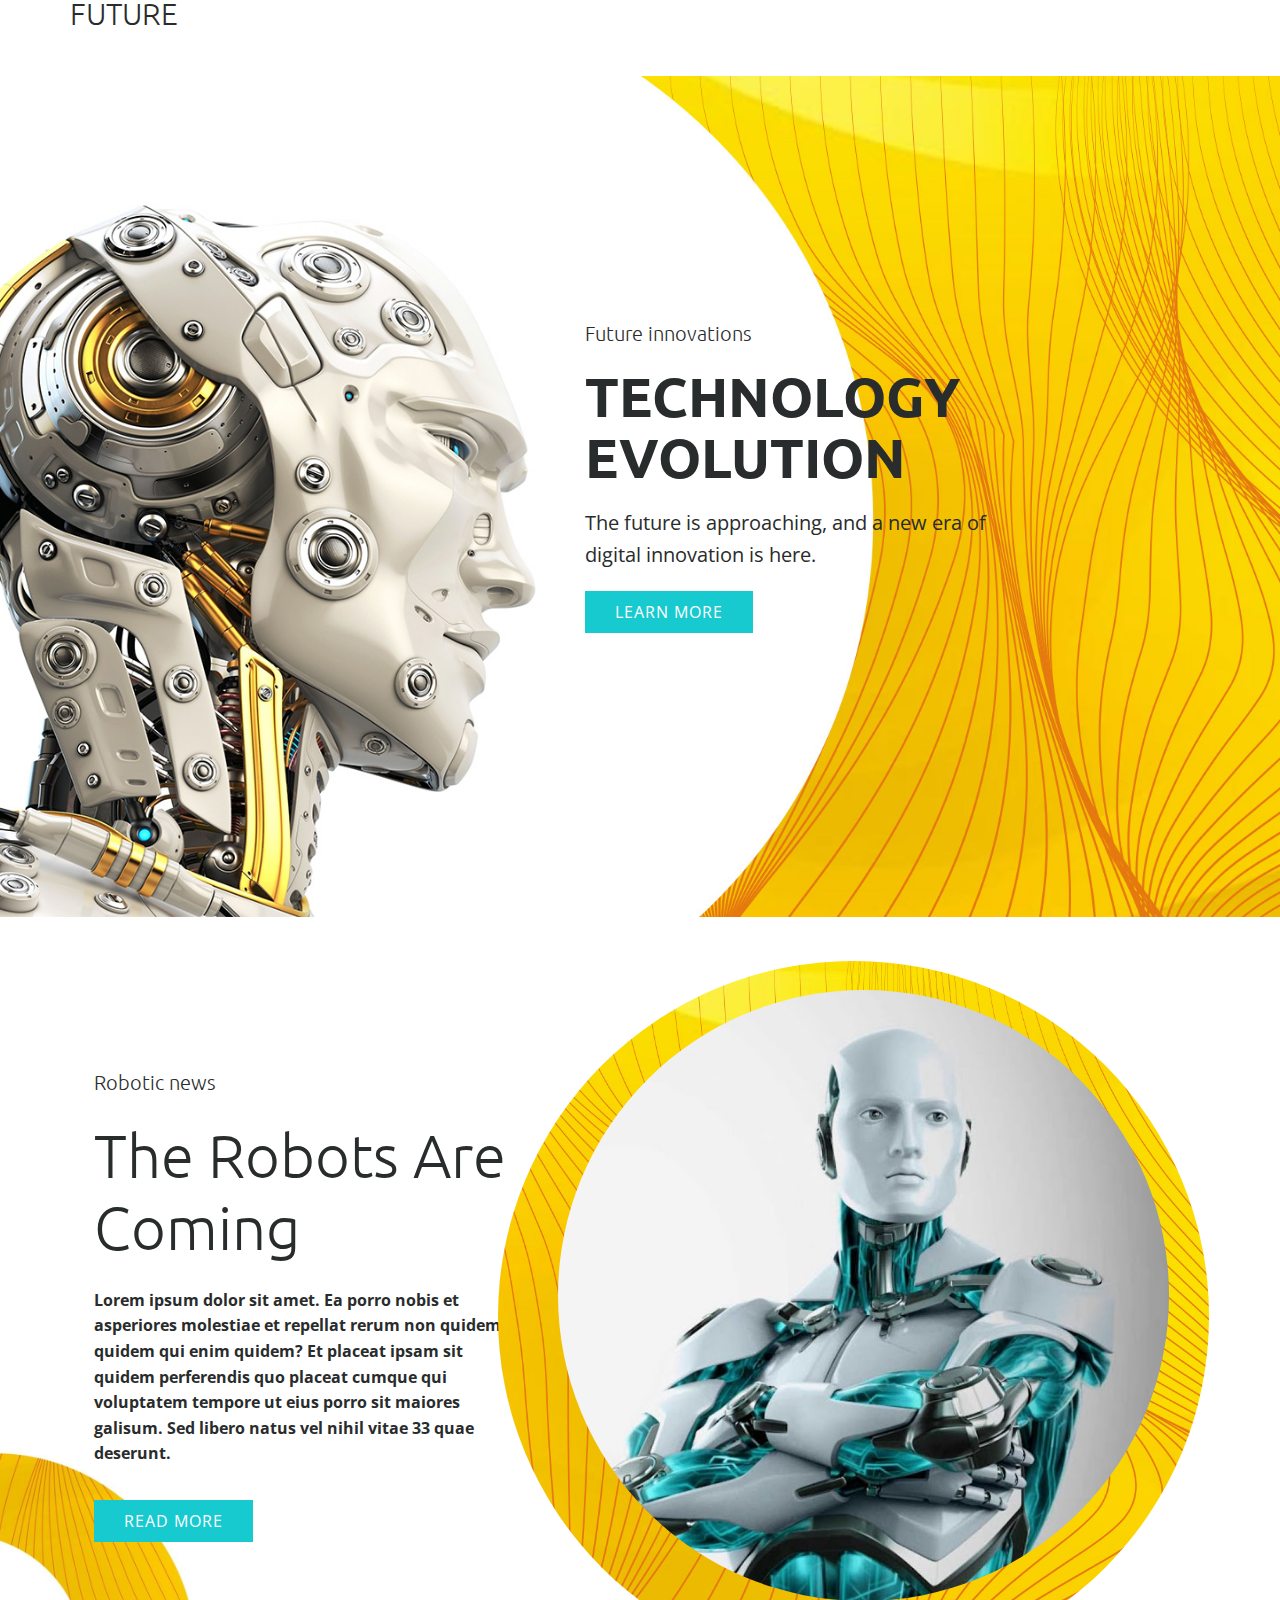
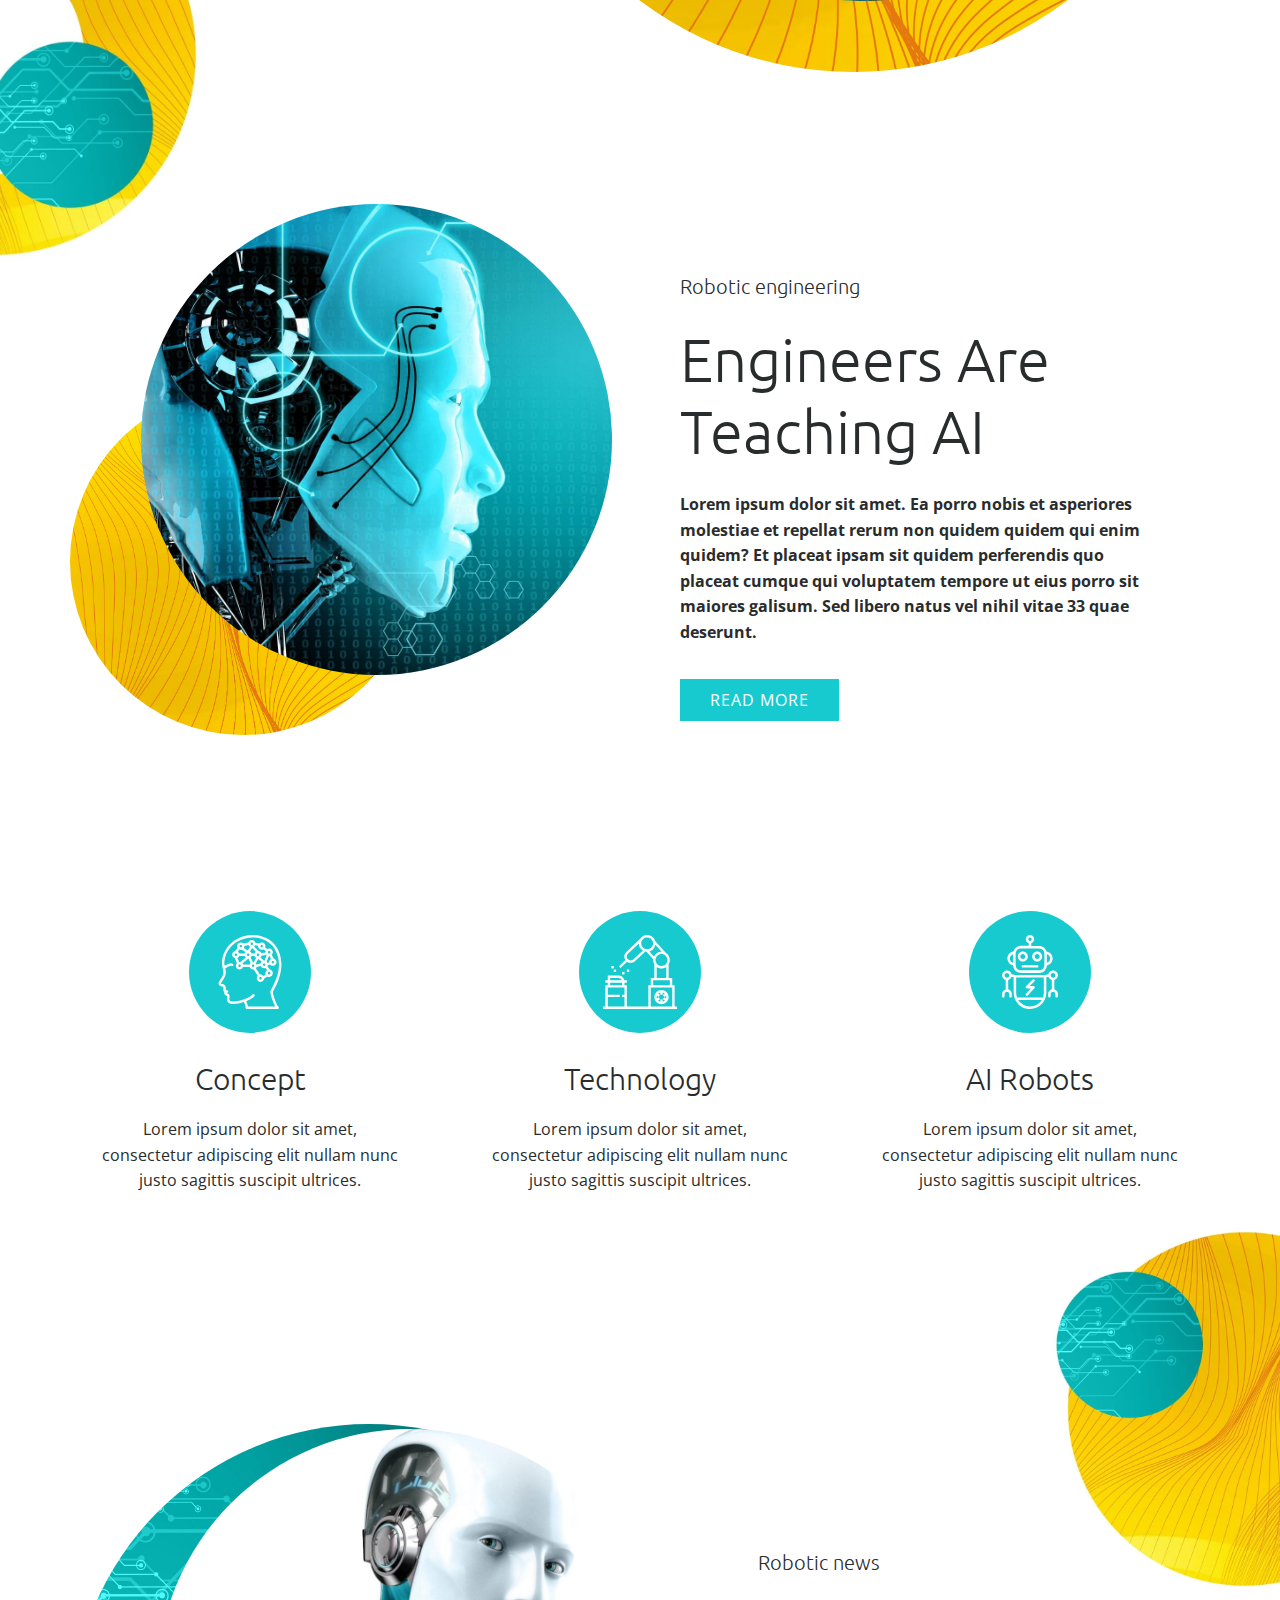
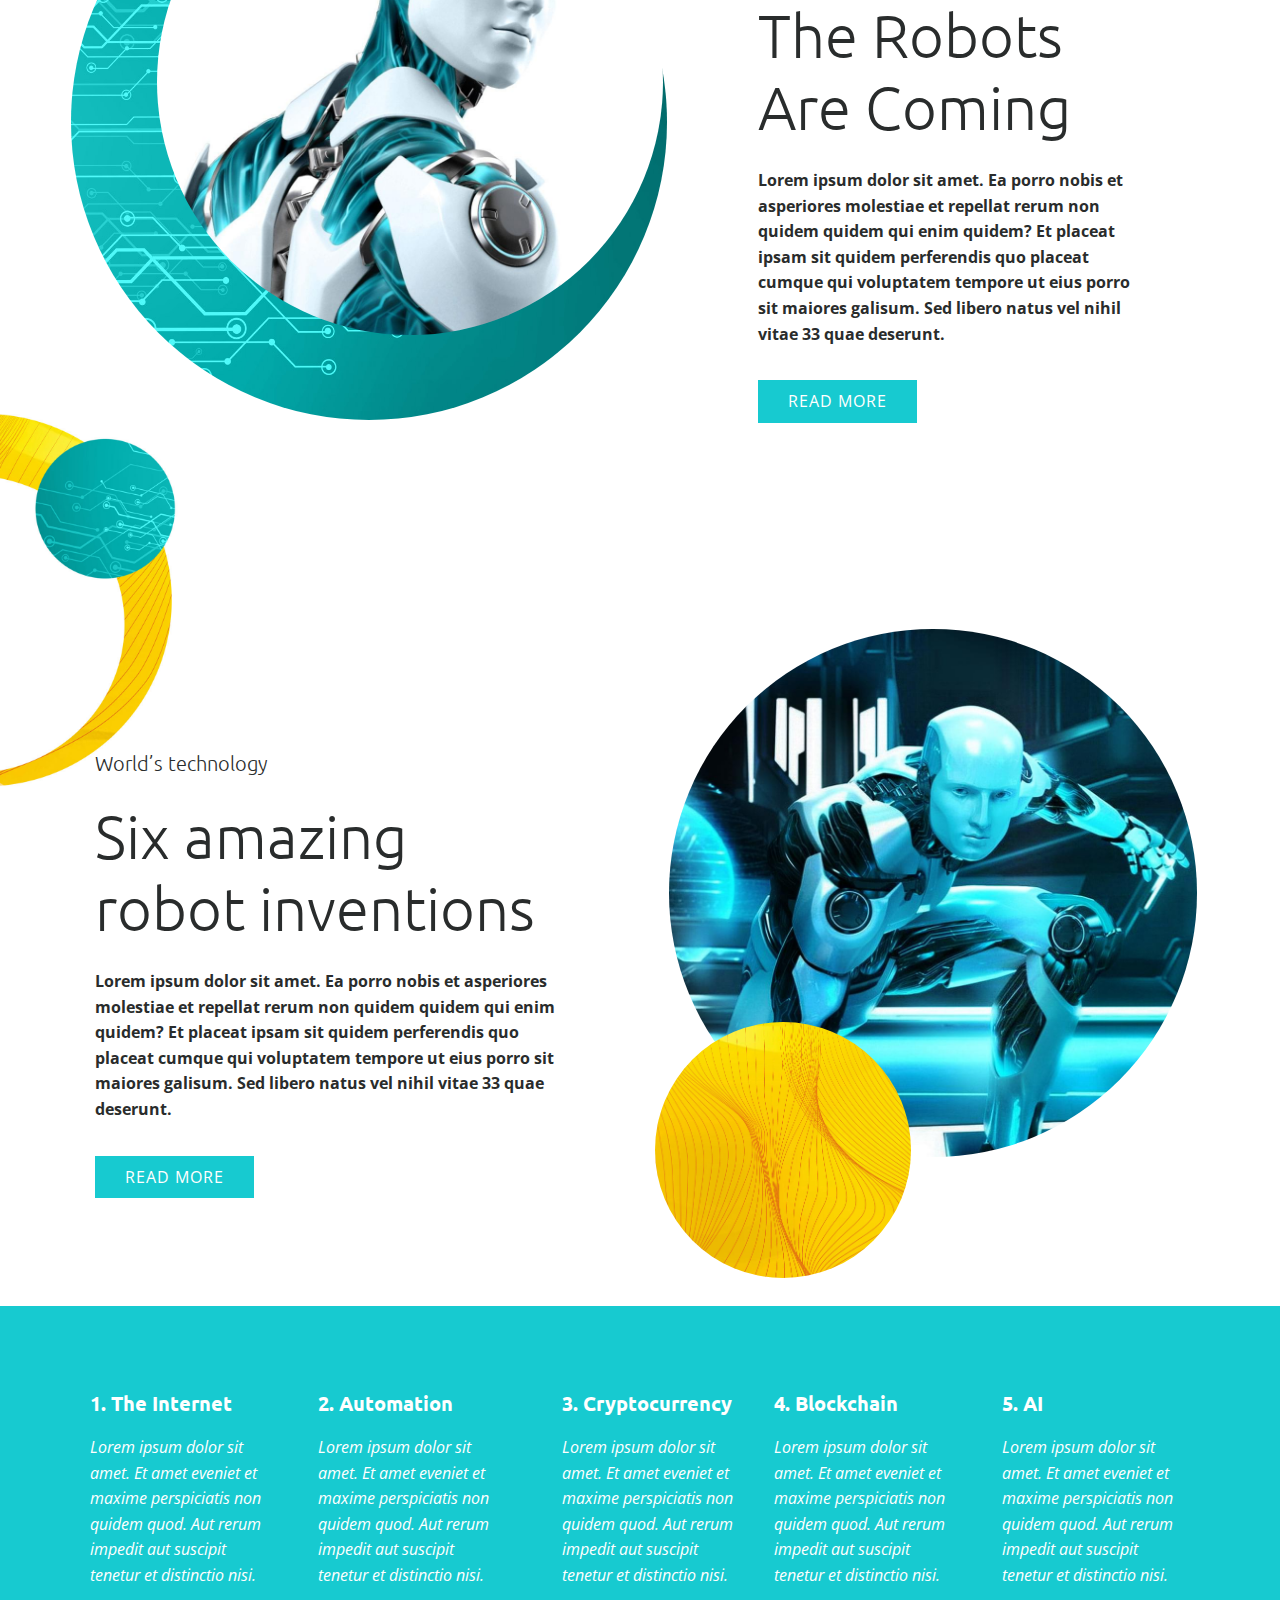
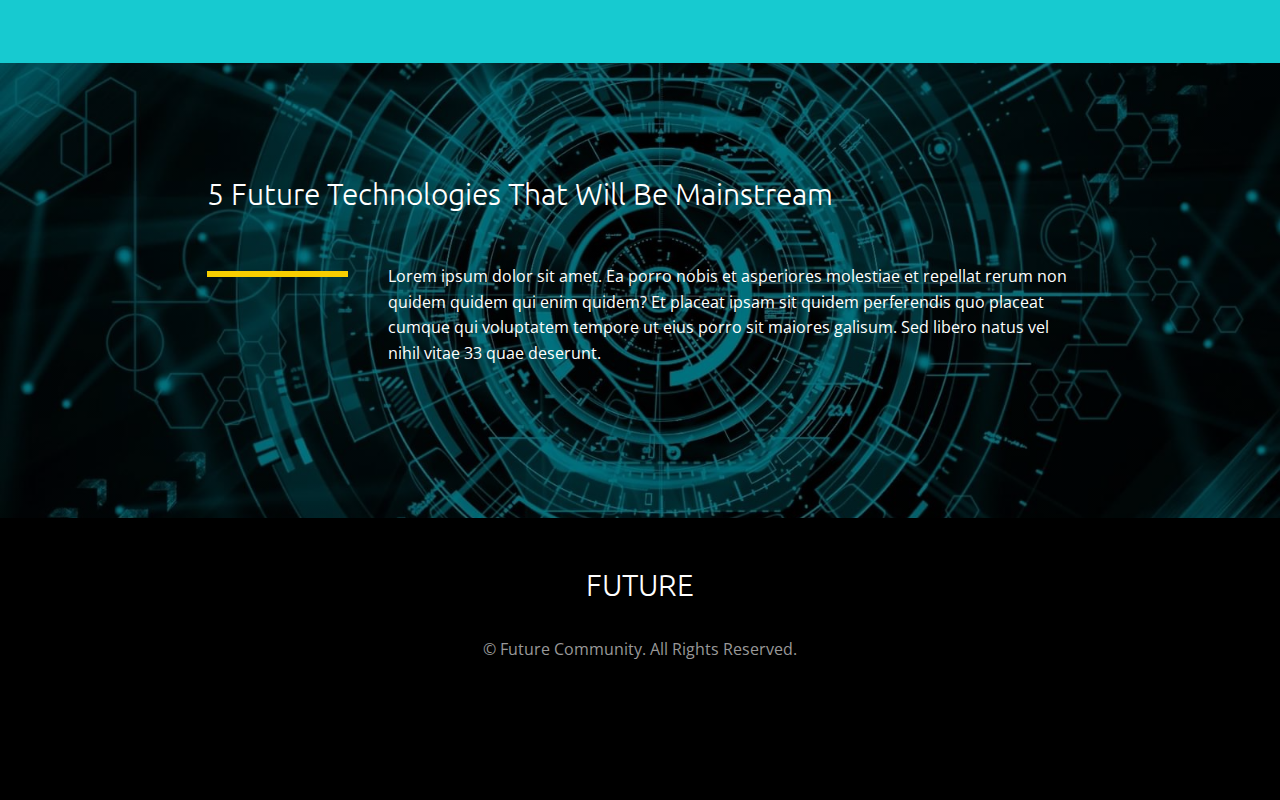
<file: index.html>
<!DOCTYPE html><html style="font-size: 16px;"><head>
    <meta name="viewport" content="width=device-width, initial-scale=1.0">
    <meta charset="utf-8">
    <meta name="keywords" content>
    <meta name="description" content>
    <meta name="page_type" content="np-template-header-footer-from-plugin">
    <title>nfernand-ssfc</title>
    <link rel="stylesheet" href="css/nicepage.css" media="screen">
    <script class="u-script" type="text/javascript" src="js/jquery-1.9.1.min.js" defer></script>
    <script class="u-script" type="text/javascript" src="js/nicepage.js" defer></script>
    <meta name="generator" content="Nicepage 3.12.2, nicepage.com">
    <link id="u-theme-google-font" rel="stylesheet" href="https://fonts.googleapis.com/css?family=Ubuntu:300,300i,400,400i,500,500i,700,700i|Open+Sans:300,300i,400,400i,600,600i,700,700i,800,800i">
    <style class="u-style">.u-section-2 {
  min-height: 841px;
}
.u-section-2 .u-layout-wrap-1 {
  margin: 0 auto 0 0;
}
.u-section-2 .u-image-1 {
  min-height: 841px;
  background-image: url("images/intror.jpg");
}
.u-section-2 .u-image-2 {
  min-height: 841px;
  background-image: url("images/introbg.jpg");
  background-position: 0% 50%;
}
.u-section-2 .u-container-layout-2 {
  margin-bottom: 0;
}
.u-section-2 .u-group-1 {
  width: 669px;
  min-height: 503px;
  margin: 169px auto 169px -95px;
}
.u-section-2 .u-container-layout-3 {
  padding: 0 0 0 40px;
}
.u-section-2 .u-text-1 {
  margin: 76px 0 0;
}
.u-section-2 .u-text-2 {
  font-size: 3.4375rem;
  font-weight: 700;
  text-transform: uppercase;
  margin: 21px 0 0;
}
.u-section-2 .u-text-3 {
  font-weight: 400;
  font-size: 1.25rem;
  margin: 20px 207px 0 0;
}
.u-section-2 .u-btn-1 {
  font-style: normal;
  background-image: none;
  text-transform: uppercase;
  margin: 20px auto 0 0;
}
@media (max-width: 1199px) {
  .u-section-2 {
    min-height: 716px;
  }
  .u-section-2 .u-layout-wrap-1 {
    margin-right: initial;
    margin-left: initial;
  }
  .u-section-2 .u-image-1 {
    min-height: 716px;
    background-position: 49.11% 50%;
  }
  .u-section-2 .u-image-2 {
    min-height: 716px;
  }
  .u-section-2 .u-container-layout-2 {
    padding-bottom: 0;
  }
  .u-section-2 .u-group-1 {
    width: 552px;
    margin-top: 0;
    margin-bottom: 0;
    margin-left: -76px;
  }
  .u-section-2 .u-container-layout-3 {
    padding-left: 38px;
  }
  .u-section-2 .u-text-2 {
    position: relative;
  }
  .u-section-2 .u-text-3 {
    position: relative;
    margin-right: 8px;
  }
  .u-section-2 .u-btn-1 {
    margin-right: 393px;
    position: relative;
  }
}
@media (max-width: 991px) {
  .u-section-2 {
    min-height: 652px;
  }
  .u-section-2 .u-image-1 {
    min-height: 652px;
    background-position: 55.65% 50%;
  }
  .u-section-2 .u-image-2 {
    min-height: 652px;
  }
  .u-section-2 .u-container-layout-2 {
    padding-bottom: 0;
  }
  .u-section-2 .u-group-1 {
    width: 423px;
    min-height: 480px;
    margin-top: 86px;
    margin-bottom: 65px;
    margin-left: -63px;
  }
  .u-section-2 .u-container-layout-3 {
    padding: 0 13px;
  }
  .u-section-2 .u-text-1 {
    margin-top: 50px;
  }
  .u-section-2 .u-text-3 {
    margin-right: 0;
  }
  .u-section-2 .u-btn-1 {
    margin-right: 301px;
    margin-bottom: 50px;
  }
}
@media (max-width: 767px) {
  .u-section-2 {
    min-height: 624px;
  }
  .u-section-2 .u-image-1 {
    min-height: 554px;
    background-position: 0% 50%;
  }
  .u-section-2 .u-image-2 {
    min-height: 570px;
    background-position: 100% 50%;
  }
  .u-section-2 .u-group-1 {
    width: 540px;
    min-height: 388px;
    margin-top: 64px;
    margin-left: auto;
    margin-bottom: 0;
  }
  .u-section-2 .u-container-layout-3 {
    padding-left: 9px;
    padding-right: 77px;
  }
  .u-section-2 .u-text-1 {
    margin-top: 0;
  }
  .u-section-2 .u-text-3 {
    font-weight: 700;
  }
  .u-section-2 .u-btn-1 {
    margin-right: 226px;
    margin-bottom: 0;
  }
}
@media (max-width: 575px) {
  .u-section-2 {
    min-height: 932px;
  }
  .u-section-2 .u-layout-wrap-1 {
    margin-top: 75px;
    margin-right: initial;
    margin-left: initial;
  }
  .u-section-2 .u-image-1 {
    min-height: 443px;
  }
  .u-section-2 .u-image-2 {
    min-height: 414px;
  }
  .u-section-2 .u-group-1 {
    width: 333px;
    min-height: 414px;
    margin-top: 0;
  }
  .u-section-2 .u-container-layout-3 {
    padding-left: 6px;
    padding-right: 6px;
  }
  .u-section-2 .u-text-3 {
    font-size: 1.125rem;
  }
  .u-section-2 .u-btn-1 {
    margin-right: auto;
  }
}</style>
    <style class="u-style">.u-section-3 {
  min-height: 974px;
}
.u-section-3 .u-image-1 {
  width: 257px;
  height: 471px;
  object-position: 100% 50%;
  background-position: 100% 50%;
  margin: 503px auto 0 0;
}
.u-section-3 .u-layout-wrap-1 {
  width: 1140px;
  margin: -888px auto 95px calc(((100% - 1140px) / 2) + -1px);
}
.u-section-3 .u-layout-cell-1 {
  min-height: 636px;
  background-image: none;
}
.u-section-3 .u-container-layout-1 {
  padding-left: 25px;
  padding-right: 68px;
}
.u-section-3 .u-text-1 {
  margin: 60px 0 0;
}
.u-section-3 .u-text-2 {
  font-size: 3.75rem;
  margin: 25px 0 0;
}
.u-section-3 .u-text-3 {
  font-weight: 700;
  margin: 25px 0 0;
}
.u-section-3 .u-btn-1 {
  background-image: none;
  font-style: normal;
  text-transform: uppercase;
  margin: 33px auto 60px 0;
}
.u-section-3 .u-layout-cell-2 {
  min-height: 636px;
  background-image: none;
}
.u-section-3 .u-image-2 {
  width: 711px;
  height: 711px;
  background-image: url("images/cellbg2.jpg");
  background-position: 50% 50%;
  margin: -42px auto 0 -117px;
}
.u-section-3 .u-image-3 {
  width: 611px;
  height: 611px;
  background-image: url("images/robot2.jpg");
  background-position: 50% 50%;
  margin: -682px auto 8px -57px;
}
@media (max-width: 1199px) {
  .u-section-3 {
    min-height: 862px;
  }
  .u-section-3 .u-image-1 {
    width: 212px;
    object-position: 50% 50%;
    background-position: 50% 50%;
    margin-top: 425px;
  }
  .u-section-3 .u-layout-wrap-1 {
    width: 940px;
    margin-top: -810px;
    margin-bottom: 81px;
    margin-left: calc(((100% - 1140px) / 2) + 99px);
  }
  .u-section-3 .u-layout-cell-1 {
    min-height: 524px;
  }
  .u-section-3 .u-container-layout-1 {
    padding-left: 20px;
    padding-right: 56px;
  }
  .u-section-3 .u-text-1 {
    position: relative;
    margin-top: 96px;
  }
  .u-section-3 .u-layout-cell-2 {
    min-height: 524px;
  }
  .u-section-3 .u-image-2 {
    width: 575px;
    height: 575px;
    margin-top: 19px;
    margin-left: -88px;
  }
  .u-section-3 .u-image-3 {
    width: 504px;
    height: 504px;
    margin-top: -558px;
    margin-bottom: 66px;
    margin-left: -50px;
  }
}
@media (max-width: 991px) {
  .u-section-3 {
    min-height: 739px;
  }
  .u-section-3 .u-image-1 {
    width: 251px;
    margin-top: 445px;
  }
  .u-section-3 .u-layout-wrap-1 {
    margin-top: -830px;
    margin-bottom: 60px;
    margin-right: initial;
    margin-left: initial;
    width: auto;
  }
  .u-section-3 .u-layout-cell-1 {
    min-height: 100px;
  }
  .u-section-3 .u-container-layout-1 {
    padding-left: 0;
    padding-right: 0;
  }
  .u-section-3 .u-text-1 {
    margin-top: 75px;
  }
  .u-section-3 .u-text-2 {
    font-size: 3rem;
  }
  .u-section-3 .u-btn-1 {
    margin-bottom: 0;
  }
  .u-section-3 .u-layout-cell-2 {
    z-index: 2;
    min-height: 401px;
  }
  .u-section-3 .u-image-2 {
    width: 405px;
    height: 405px;
    margin-top: 74px;
    margin-left: -35px;
  }
  .u-section-3 .u-image-3 {
    width: 350px;
    height: 350px;
    margin-top: -405px;
    margin-bottom: 181px;
    margin-left: 0;
  }
}
@media (max-width: 767px) {
  .u-section-3 {
    min-height: 1002px;
  }
  .u-section-3 .u-image-1 {
    width: 268px;
    margin-top: 975px;
  }
  .u-section-3 .u-layout-wrap-1 {
    margin-top: -1360px;
    width: auto;
    margin-right: initial;
    margin-left: initial;
  }
  .u-section-3 .u-layout-cell-1 {
    z-index: 0;
  }
  .u-section-3 .u-container-layout-1 {
    padding-left: 12px;
    padding-right: 32px;
  }
  .u-section-3 .u-text-1 {
    margin-top: 55px;
  }
  .u-section-3 .u-text-2 {
    font-size: 3.75rem;
  }
  .u-section-3 .u-btn-1 {
    margin-bottom: 55px;
  }
  .u-section-3 .u-layout-cell-2 {
    min-height: 564px;
  }
  .u-section-3 .u-image-2 {
    width: 517px;
    height: 517px;
    margin-top: -30px;
    margin-left: 6px;
  }
  .u-section-3 .u-image-3 {
    width: 451px;
    height: 451px;
    margin-top: -487px;
    margin-left: auto;
    margin-bottom: 36px;
  }
}
@media (max-width: 575px) {
  .u-section-3 {
    min-height: 793px;
  }
  .u-section-3 .u-image-1 {
    width: 143px;
    height: 309px;
    object-position: 90.23% 50%;
    background-position: 90.23% 50%;
    margin-top: 890px;
  }
  .u-section-3 .u-layout-wrap-1 {
    margin-top: -1199px;
    width: auto;
    margin-right: initial;
    margin-left: initial;
  }
  .u-section-3 .u-layout-cell-1 {
    z-index: auto;
  }
  .u-section-3 .u-container-layout-1 {
    padding-left: 7px;
    padding-right: 20px;
  }
  .u-section-3 .u-text-1 {
    margin-top: 60px;
  }
  .u-section-3 .u-text-2 {
    font-size: 3rem;
  }
  .u-section-3 .u-btn-1 {
    margin-bottom: 60px;
  }
  .u-section-3 .u-layout-cell-2 {
    min-height: 355px;
  }
  .u-section-3 .u-image-2 {
    height: 340px;
    margin-top: 57px;
    margin-right: initial;
    margin-left: initial;
    width: auto;
  }
  .u-section-3 .u-image-3 {
    width: 297px;
    height: 297px;
    margin-top: -324px;
    margin-right: 10px;
    margin-bottom: 50px;
  }
}</style>
    <style class="u-style">.u-section-4 .u-sheet-1 {
  min-height: 661px;
}
.u-section-4 .u-layout-wrap-1 {
  margin: -105px auto 4px 0;
}
.u-section-4 .u-layout-cell-1 {
  min-height: 653px;
}
.u-section-4 .u-image-1 {
  width: 347px;
  height: 347px;
  background-image: url("images/cellbg2.jpg");
  background-position: 50% 50%;
  margin: 67px auto 0 0;
}
.u-section-4 .u-image-2 {
  width: 471px;
  height: 471px;
  background-image: url("images/34.jpg");
  background-position: 50% 50%;
  margin: -531px 13px 0 auto;
}
.u-section-4 .u-layout-cell-2 {
  background-image: none;
  min-height: 653px;
}
.u-section-4 .u-container-layout-2 {
  padding-left: 25px;
  padding-right: 63px;
}
.u-section-4 .u-text-1 {
  margin: 60px 0 0;
}
.u-section-4 .u-text-2 {
  font-size: 3.75rem;
  margin: 25px 0 0;
}
.u-section-4 .u-text-3 {
  font-weight: 700;
  margin: 25px 0 0;
}
.u-section-4 .u-btn-1 {
  background-image: none;
  font-style: normal;
  text-transform: uppercase;
  margin: 33px auto 60px 0;
}
@media (max-width: 1199px) {
  .u-section-4 .u-sheet-1 {
    min-height: 603px;
  }
  .u-section-4 .u-layout-wrap-1 {
    margin-bottom: 20px;
    margin-right: initial;
    margin-left: initial;
  }
  .u-section-4 .u-layout-cell-1 {
    background-position: 50% 50%;
  }
  .u-section-4 .u-image-1 {
    width: 268px;
    height: 268px;
    margin-top: 241px;
  }
  .u-section-4 .u-image-2 {
    width: 411px;
    height: 411px;
    margin-top: -503px;
    margin-right: 11px;
    margin-bottom: 207px;
  }
  .u-section-4 .u-container-layout-2 {
    padding-left: 20px;
    padding-right: 52px;
  }
  .u-section-4 .u-text-1 {
    position: relative;
    margin-top: 96px;
  }
}
@media (max-width: 991px) {
  .u-section-4 .u-sheet-1 {
    min-height: 626px;
  }
  .u-section-4 .u-layout-wrap-1 {
    margin-bottom: 178px;
    margin-right: initial;
    margin-left: initial;
  }
  .u-section-4 .u-layout-cell-1 {
    min-height: 583px;
  }
  .u-section-4 .u-image-1 {
    width: 219px;
    height: 219px;
    margin-top: 217px;
  }
  .u-section-4 .u-image-2 {
    width: 305px;
    height: 305px;
    margin-top: -387px;
    margin-right: 0;
    margin-bottom: 200px;
  }
  .u-section-4 .u-layout-cell-2 {
    min-height: 583px;
  }
  .u-section-4 .u-container-layout-2 {
    padding-left: 16px;
    padding-right: 0;
  }
  .u-section-4 .u-text-1 {
    margin-top: 65px;
  }
  .u-section-4 .u-text-2 {
    font-size: 3rem;
  }
  .u-section-4 .u-btn-1 {
    margin-bottom: 0;
  }
}
@media (max-width: 767px) {
  .u-section-4 .u-sheet-1 {
    min-height: 1071px;
  }
  .u-section-4 .u-layout-wrap-1 {
    margin-top: 0;
    margin-bottom: -111px;
    margin-right: initial;
    margin-left: initial;
  }
  .u-section-4 .u-layout-cell-1 {
    min-height: 411px;
  }
  .u-section-4 .u-image-1 {
    width: 285px;
    height: 285px;
    margin-top: 73px;
  }
  .u-section-4 .u-image-2 {
    width: 449px;
    height: 449px;
    margin-top: -547px;
    margin-bottom: 122px;
  }
  .u-section-4 .u-layout-cell-2 {
    min-height: 601px;
  }
  .u-section-4 .u-container-layout-2 {
    padding-left: 12px;
    padding-right: 30px;
  }
  .u-section-4 .u-text-1 {
    margin-top: 22px;
  }
  .u-section-4 .u-text-2 {
    font-size: 3.75rem;
  }
  .u-section-4 .u-btn-1 {
    margin-bottom: 60px;
  }
}
@media (max-width: 575px) {
  .u-section-4 .u-sheet-1 {
    min-height: 982px;
  }
  .u-section-4 .u-layout-wrap-1 {
    margin-top: 45px;
    margin-bottom: -150px;
    margin-right: initial;
    margin-left: initial;
  }
  .u-section-4 .u-layout-cell-1 {
    min-height: 269px;
    background-position: 37.5% 50%;
  }
  .u-section-4 .u-image-1 {
    width: 172px;
    height: 172px;
    margin-top: 9px;
  }
  .u-section-4 .u-image-2 {
    width: 278px;
    height: 278px;
    margin-top: -324px;
    margin-right: 4px;
    margin-bottom: 105px;
  }
  .u-section-4 .u-layout-cell-2 {
    min-height: 653px;
  }
  .u-section-4 .u-container-layout-2 {
    padding-left: 7px;
    padding-right: 19px;
  }
  .u-section-4 .u-text-1 {
    margin-top: 96px;
  }
  .u-section-4 .u-text-2 {
    font-size: 3rem;
  }
}</style>
    <style class="u-style">.u-section-5 {
  min-height: 662px;
}
.u-section-5 .u-image-1 {
  width: 240px;
  height: 386px;
  object-position: 50% 0%;
  background-position: 50% 0%;
  margin: 264px 0 0 auto;
}
.u-section-5 .u-layout-wrap-1 {
  width: 1140px;
  margin: -691px auto 0;
}
.u-section-5 .u-layout-cell-1 {
  min-height: 362px;
  background-image: none;
}
.u-section-5 .u-container-layout-1 {
  padding-left: 30px;
  padding-right: 30px;
}
.u-section-5 .u-icon-1 {
  height: 122px;
  width: 122px;
  background-image: none;
  margin: 0 auto;
}
.u-section-5 .u-text-1 {
  margin: 28px 0 0;
}
.u-section-5 .u-text-2 {
  margin: 20px 0 35px;
}
.u-section-5 .u-layout-cell-2 {
  min-height: 362px;
  background-image: none;
}
.u-section-5 .u-container-layout-2 {
  padding-left: 30px;
  padding-right: 30px;
}
.u-section-5 .u-icon-2 {
  height: 122px;
  width: 122px;
  background-image: none;
  margin: 0 auto;
}
.u-section-5 .u-text-3 {
  margin: 28px 0 0;
}
.u-section-5 .u-text-4 {
  margin: 20px 0 35px;
}
.u-section-5 .u-layout-cell-3 {
  min-height: 362px;
  background-image: none;
}
.u-section-5 .u-container-layout-3 {
  padding-left: 30px;
  padding-right: 30px;
}
.u-section-5 .u-icon-3 {
  height: 122px;
  width: 122px;
  background-image: none;
  margin: 0 auto 0 89px;
}
.u-section-5 .u-text-5 {
  margin: 28px 0 0;
}
.u-section-5 .u-text-6 {
  margin: 20px 0 0;
}
@media (max-width: 1199px) {
  .u-section-5 {
    min-height: 598px;
  }
  .u-section-5 .u-image-1 {
    width: 264px;
    height: 458px;
    object-position: 0% 14.86%;
    background-position: 0% 14.86%;
  }
  .u-section-5 .u-layout-wrap-1 {
    width: 940px;
    margin-top: -763px;
    margin-bottom: 60px;
    margin-left: calc(((100% - 1140px) / 2) + 100px);
  }
  .u-section-5 .u-layout-cell-1 {
    min-height: 298px;
  }
  .u-section-5 .u-container-layout-1 {
    padding-left: 25px;
    padding-right: 25px;
  }
  .u-section-5 .u-layout-cell-2 {
    min-height: 298px;
  }
  .u-section-5 .u-container-layout-2 {
    padding-left: 25px;
    padding-right: 25px;
  }
  .u-section-5 .u-layout-cell-3 {
    min-height: 298px;
  }
  .u-section-5 .u-container-layout-3 {
    padding-left: 25px;
    padding-right: 25px;
  }
  .u-section-5 .u-icon-3 {
    margin-left: 73px;
  }
}
@media (max-width: 991px) {
  .u-section-5 {
    min-height: 400px;
  }
  .u-section-5 .u-image-1 {
    width: 240px;
    height: 386px;
    object-position: 50% 0%;
    background-position: 50% 0%;
  }
  .u-section-5 .u-layout-wrap-1 {
    width: 720px;
    margin-top: -741px;
    margin-bottom: 387px;
    margin-left: calc(((100% - 1140px) / 2) + 210px);
  }
  .u-section-5 .u-layout-cell-1 {
    min-height: 100px;
  }
  .u-section-5 .u-container-layout-1 {
    padding-left: 19px;
    padding-right: 19px;
  }
  .u-section-5 .u-layout-cell-2 {
    min-height: 100px;
  }
  .u-section-5 .u-container-layout-2 {
    padding-left: 19px;
    padding-right: 19px;
  }
  .u-section-5 .u-layout-cell-3 {
    min-height: 100px;
  }
  .u-section-5 .u-container-layout-3 {
    padding-left: 19px;
    padding-right: 19px;
  }
  .u-section-5 .u-icon-3 {
    margin-left: 56px;
  }
}
@media (max-width: 767px) {
  .u-section-5 {
    min-height: 500px;
  }
  .u-section-5 .u-image-1 {
    width: 246px;
    height: 418px;
    object-position: 0% 0%;
    background-position: 0% 0%;
    margin-top: 1049px;
  }
  .u-section-5 .u-layout-wrap-1 {
    width: 540px;
    margin-top: -1467px;
    margin-bottom: -41px;
    margin-left: calc(((100% - 1140px) / 2) + 300px);
  }
  .u-section-5 .u-container-layout-1 {
    padding-left: 14px;
    padding-right: 14px;
  }
  .u-section-5 .u-container-layout-2 {
    padding-left: 14px;
    padding-right: 14px;
  }
  .u-section-5 .u-container-layout-3 {
    padding-left: 0;
    padding-right: 0;
  }
  .u-section-5 .u-icon-3 {
    margin-top: 18px;
    margin-left: auto;
  }
  .u-section-5 .u-text-5 {
    margin-left: 14px;
    margin-right: 14px;
  }
  .u-section-5 .u-text-6 {
    margin-left: 14px;
    margin-right: 14px;
    margin-bottom: 18px;
  }
}
@media (max-width: 575px) {
  .u-section-5 .u-image-1 {
    width: 195px;
    height: 314px;
    margin-top: 1199px;
  }
  .u-section-5 .u-layout-wrap-1 {
    width: 340px;
    margin-top: -1438px;
    margin-bottom: -61px;
    margin-left: calc(((100% - 1140px) / 2) + 400px);
  }
  .u-section-5 .u-container-layout-1 {
    padding-left: 9px;
    padding-right: 9px;
  }
  .u-section-5 .u-icon-1 {
    margin-top: 18px;
  }
  .u-section-5 .u-text-2 {
    margin-bottom: 18px;
  }
  .u-section-5 .u-container-layout-2 {
    padding-left: 9px;
    padding-right: 9px;
  }
  .u-section-5 .u-icon-2 {
    margin-top: 18px;
  }
  .u-section-5 .u-text-4 {
    margin-bottom: 18px;
  }
  .u-section-5 .u-container-layout-3 {
    padding-left: 0;
    padding-right: 0;
  }
  .u-section-5 .u-text-5 {
    margin-left: 9px;
    margin-right: 9px;
  }
  .u-section-5 .u-text-6 {
    margin-left: 9px;
    margin-right: 9px;
  }
}</style>
    <style class="u-style">.u-section-6 .u-sheet-1 {
  min-height: 613px;
}
.u-section-6 .u-layout-wrap-1 {
  margin: -160px auto 0 0;
}
.u-section-6 .u-layout-cell-1 {
  min-height: 684px;
  background-image: none;
}
.u-section-6 .u-image-1 {
  width: 596px;
  height: 596px;
  background-image: url("images/bg.jpg");
  background-position: 50% 50%;
  margin: -30px auto 0 1px;
}
.u-section-6 .u-image-2 {
  width: 506px;
  height: 506px;
  background-image: url("images/Untitled5.jpg");
  background-position: 50% 50%;
  margin: -591px 40px 0 auto;
}
.u-section-6 .u-layout-cell-2 {
  min-height: 684px;
  background-image: none;
}
.u-section-6 .u-container-layout-2 {
  padding-left: 25px;
  padding-right: 63px;
}
.u-section-6 .u-text-1 {
  margin: 96px 0 0;
}
.u-section-6 .u-text-2 {
  font-size: 3.75rem;
  margin: 25px 0 0;
}
.u-section-6 .u-text-3 {
  font-weight: 700;
  margin: 25px 0 0;
}
.u-section-6 .u-btn-1 {
  background-image: none;
  font-style: normal;
  text-transform: uppercase;
  margin: 33px auto 60px 0;
}
@media (max-width: 1199px) {
  .u-section-6 .u-sheet-1 {
    min-height: 619px;
  }
  .u-section-6 .u-layout-wrap-1 {
    margin-right: initial;
    margin-left: initial;
  }
  .u-section-6 .u-image-1 {
    width: 491px;
    height: 491px;
    margin-top: -148px;
    margin-left: auto;
  }
  .u-section-6 .u-image-2 {
    width: 417px;
    height: 417px;
    margin-top: -473px;
    margin-right: 33px;
    margin-bottom: 367px;
  }
  .u-section-6 .u-container-layout-2 {
    padding-left: 20px;
    padding-right: 52px;
  }
  .u-section-6 .u-text-1 {
    position: relative;
  }
}
@media (max-width: 991px) {
  .u-section-6 .u-sheet-1 {
    min-height: 493px;
  }
  .u-section-6 .u-layout-wrap-1 {
    margin-top: -234px;
    margin-bottom: 130px;
    margin-right: initial;
    margin-left: initial;
  }
  .u-section-6 .u-layout-cell-1 {
    min-height: 627px;
    z-index: 2;
  }
  .u-section-6 .u-image-1 {
    width: 376px;
    height: 376px;
    margin-top: 0;
    margin-left: 0;
  }
  .u-section-6 .u-image-2 {
    width: 320px;
    height: 320px;
    margin: -360px auto 261px 28px;
  }
  .u-section-6 .u-layout-cell-2 {
    min-height: 627px;
  }
  .u-section-6 .u-container-layout-2 {
    padding-left: 16px;
    padding-right: 0;
  }
  .u-section-6 .u-text-2 {
    font-size: 3rem;
  }
  .u-section-6 .u-btn-1 {
    margin-bottom: 0;
  }
}
@media (max-width: 767px) {
  .u-section-6 .u-sheet-1 {
    min-height: 1196px;
  }
  .u-section-6 .u-layout-wrap-1 {
    margin-top: -64px;
    margin-bottom: 259px;
    margin-right: initial;
    margin-left: initial;
  }
  .u-section-6 .u-layout-cell-1 {
    min-height: 457px;
    z-index: auto;
  }
  .u-section-6 .u-image-1 {
    width: 423px;
    height: 423px;
    margin-top: -30px;
  }
  .u-section-6 .u-image-2 {
    width: 360px;
    height: 360px;
    margin-top: -409px;
    margin-bottom: 32px;
    margin-left: 33px;
  }
  .u-section-6 .u-layout-cell-2 {
    min-height: 574px;
  }
  .u-section-6 .u-container-layout-2 {
    padding-left: 12px;
    padding-right: 30px;
  }
  .u-section-6 .u-text-1 {
    margin-top: 50px;
  }
  .u-section-6 .u-text-2 {
    font-size: 3.75rem;
  }
  .u-section-6 .u-btn-1 {
    margin-bottom: 50px;
  }
}
@media (max-width: 575px) {
  .u-section-6 .u-sheet-1 {
    min-height: 100px;
  }
  .u-section-6 .u-layout-wrap-1 {
    margin-top: -65px;
    margin-bottom: -95px;
    margin-right: initial;
    margin-left: initial;
  }
  .u-section-6 .u-layout-cell-1 {
    min-height: 364px;
  }
  .u-section-6 .u-image-1 {
    height: 339px;
    margin-right: initial;
    margin-left: initial;
    width: auto;
  }
  .u-section-6 .u-image-2 {
    width: 284px;
    height: 284px;
    margin: -329px 19px 70px auto;
  }
  .u-section-6 .u-layout-cell-2 {
    min-height: 618px;
  }
  .u-section-6 .u-container-layout-2 {
    padding-left: 7px;
    padding-right: 19px;
  }
  .u-section-6 .u-text-1 {
    margin-top: 70px;
  }
  .u-section-6 .u-text-2 {
    font-size: 3rem;
  }
  .u-section-6 .u-btn-1 {
    margin-bottom: 0;
  }
}</style>
    <style class="u-style">.u-section-7 {
  min-height: 679px;
}
.u-section-7 .u-image-1 {
  width: 196px;
  height: 433px;
  object-position: 100% 0%;
  background-position: 100% 0%;
  margin: -256px auto 0 0;
}
.u-section-7 .u-layout-wrap-1 {
  width: 1140px;
  margin: -149px auto 28px;
}
.u-section-7 .u-layout-cell-1 {
  min-height: 653px;
  background-image: none;
}
.u-section-7 .u-container-layout-1 {
  padding-left: 25px;
  padding-right: 63px;
}
.u-section-7 .u-text-1 {
  margin: 96px 0 0;
}
.u-section-7 .u-text-2 {
  font-size: 3.75rem;
  margin: 25px 0 0;
}
.u-section-7 .u-text-3 {
  font-weight: 700;
  margin: 25px 0 0;
}
.u-section-7 .u-btn-1 {
  background-image: none;
  font-style: normal;
  text-transform: uppercase;
  margin: 33px auto 60px 0;
}
.u-section-7 .u-layout-cell-2 {
  background-image: none;
  min-height: 653px;
}
.u-section-7 .u-image-2 {
  width: 528px;
  height: 528px;
  background-image: url("images/as.jpg");
  background-position: 50% 50%;
  margin: -26px auto 0;
}
.u-section-7 .u-image-3 {
  width: 256px;
  height: 256px;
  background-image: url("images/cellbg2.jpg");
  background-position: 50% 50%;
  margin: -135px auto 0 0;
}
@media (max-width: 1199px) {
  .u-section-7 {
    min-height: 564px;
  }
  .u-section-7 .u-image-1 {
    width: 211px;
    height: 523px;
    margin-top: -390px;
  }
  .u-section-7 .u-layout-wrap-1 {
    width: 940px;
    margin-top: -79px;
    margin-bottom: 54px;
    margin-left: calc(((100% - 1140px) / 2) + 100px);
  }
  .u-section-7 .u-layout-cell-1 {
    min-height: 538px;
  }
  .u-section-7 .u-container-layout-1 {
    padding-left: 20px;
    padding-right: 52px;
  }
  .u-section-7 .u-text-1 {
    position: relative;
  }
  .u-section-7 .u-layout-cell-2 {
    background-position: 50% 50%;
    min-height: 538px;
  }
  .u-section-7 .u-image-2 {
    width: 435px;
    height: 435px;
  }
  .u-section-7 .u-image-3 {
    width: 211px;
    height: 211px;
  }
}
@media (max-width: 991px) {
  .u-section-7 {
    min-height: 438px;
  }
  .u-section-7 .u-image-1 {
    width: 169px;
    height: 479px;
    margin-top: -364px;
  }
  .u-section-7 .u-layout-wrap-1 {
    width: 720px;
    margin-top: -87px;
    margin-bottom: 0;
    margin-left: calc(((100% - 1140px) / 2) + 210px);
  }
  .u-section-7 .u-layout-cell-1 {
    min-height: 100px;
  }
  .u-section-7 .u-container-layout-1 {
    padding-left: 16px;
    padding-right: 40px;
  }
  .u-section-7 .u-text-2 {
    font-size: 3rem;
  }
  .u-section-7 .u-btn-1 {
    margin-bottom: 0;
  }
  .u-section-7 .u-layout-cell-2 {
    min-height: 412px;
  }
  .u-section-7 .u-image-2 {
    width: 369px;
    height: 369px;
    margin-top: -62px;
    margin-left: -30px;
  }
  .u-section-7 .u-image-3 {
    width: 162px;
    height: 162px;
    margin-top: -85px;
    margin-bottom: 264px;
  }
}
@media (max-width: 767px) {
  .u-section-7 {
    min-height: 744px;
  }
  .u-section-7 .u-image-1 {
    width: 116px;
    height: 433px;
    margin-top: -256px;
  }
  .u-section-7 .u-layout-wrap-1 {
    width: 540px;
    margin-top: -149px;
    margin-bottom: 28px;
    margin-left: calc(((100% - 1140px) / 2) + 300px);
  }
  .u-section-7 .u-container-layout-1 {
    padding-left: 12px;
    padding-right: 30px;
  }
  .u-section-7 .u-text-2 {
    font-size: 3.75rem;
  }
  .u-section-7 .u-btn-1 {
    margin-bottom: 60px;
  }
  .u-section-7 .u-layout-cell-2 {
    min-height: 618px;
  }
  .u-section-7 .u-image-2 {
    width: 397px;
    height: 397px;
    margin-top: -109px;
    margin-right: 30px;
    margin-left: auto;
  }
  .u-section-7 .u-image-3 {
    width: 227px;
    height: 227px;
    margin-top: -210px;
    margin-bottom: 3px;
  }
}
@media (max-width: 575px) {
  .u-section-7 {
    min-height: 515px;
  }
  .u-section-7 .u-image-1 {
    width: 97px;
  }
  .u-section-7 .u-layout-wrap-1 {
    width: 340px;
    margin-top: -81px;
    margin-bottom: 96px;
    margin-left: calc(((100% - 1140px) / 2) + 400px);
  }
  .u-section-7 .u-container-layout-1 {
    padding-left: 7px;
    padding-right: 19px;
  }
  .u-section-7 .u-text-2 {
    font-size: 3rem;
  }
  .u-section-7 .u-layout-cell-2 {
    background-position: 37.5% 50%;
    min-height: 389px;
  }
  .u-section-7 .u-image-2 {
    width: 323px;
    height: 323px;
    margin-top: -30px;
    margin-right: auto;
    margin-left: 4px;
  }
  .u-section-7 .u-image-3 {
    width: 127px;
    height: 127px;
    margin-top: -94px;
    margin-bottom: -33px;
  }
}</style>
    <style class="u-style">.u-section-8 {
  background-image: none;
}
.u-section-8 .u-sheet-1 {
  min-height: 357px;
}
.u-section-8 .u-layout-wrap-1 {
  margin: 65px auto 45px 0;
}
.u-section-8 .u-layout-cell-1 {
  min-height: 227px;
}
.u-section-8 .u-text-1 {
  margin-left: 20px;
  margin-right: 20px;
  font-size: 1.25rem;
  font-weight: 700;
}
.u-section-8 .u-text-2 {
  margin-left: 20px;
  margin-right: 20px;
  font-style: italic;
}
.u-section-8 .u-layout-cell-2 {
  min-height: 227px;
  background-image: none;
}
.u-section-8 .u-text-3 {
  margin-left: 20px;
  margin-right: 20px;
  font-size: 1.25rem;
  font-weight: 700;
}
.u-section-8 .u-text-4 {
  margin-left: 20px;
  margin-right: 20px;
  font-style: italic;
}
.u-section-8 .u-layout-cell-3 {
  min-height: 227px;
  background-image: none;
}
.u-section-8 .u-container-layout-3 {
  padding-left: 16px;
}
.u-section-8 .u-text-5 {
  font-size: 1.25rem;
  font-weight: 700;
  margin: 20px 20px 0;
}
.u-section-8 .u-text-6 {
  font-style: italic;
  margin: 20px 20px 0;
}
.u-section-8 .u-layout-cell-4 {
  background-image: none;
  min-height: 227px;
}
.u-section-8 .u-text-7 {
  margin-left: 20px;
  margin-right: 20px;
  font-size: 1.25rem;
  font-weight: 700;
}
.u-section-8 .u-text-8 {
  margin-left: 20px;
  margin-right: 20px;
  font-style: italic;
}
.u-section-8 .u-layout-cell-5 {
  background-image: none;
  min-height: 227px;
}
.u-section-8 .u-text-9 {
  margin-left: 20px;
  margin-right: 20px;
  font-size: 1.25rem;
  font-weight: 700;
}
.u-section-8 .u-text-10 {
  margin-left: 20px;
  margin-right: 20px;
  font-style: italic;
}
@media (max-width: 1199px) {
  .u-section-8 .u-layout-wrap-1 {
    margin-right: initial;
    margin-left: initial;
  }
  .u-section-8 .u-layout-cell-1 {
    min-height: 259px;
  }
  .u-section-8 .u-text-1 {
    margin-left: 16px;
    margin-right: 16px;
    position: relative;
  }
  .u-section-8 .u-text-2 {
    margin-left: 16px;
    margin-right: 16px;
    position: relative;
  }
  .u-section-8 .u-layout-cell-2 {
    min-height: 259px;
  }
  .u-section-8 .u-text-3 {
    margin-left: 16px;
    margin-right: 16px;
    position: relative;
  }
  .u-section-8 .u-text-4 {
    margin-left: 16px;
    margin-right: 16px;
    position: relative;
  }
  .u-section-8 .u-layout-cell-3 {
    min-height: 259px;
  }
  .u-section-8 .u-text-5 {
    width: auto;
    margin-left: 0;
    margin-right: 0;
    position: relative;
  }
  .u-section-8 .u-text-6 {
    position: relative;
    margin-right: 16px;
    margin-bottom: 25px;
    margin-left: 0;
  }
  .u-section-8 .u-layout-cell-4 {
    min-height: 259px;
  }
  .u-section-8 .u-text-7 {
    margin-left: 16px;
    margin-right: 16px;
    position: relative;
  }
  .u-section-8 .u-text-8 {
    margin-left: 16px;
    margin-right: 16px;
    position: relative;
  }
  .u-section-8 .u-layout-cell-5 {
    min-height: 259px;
  }
  .u-section-8 .u-text-9 {
    margin-left: 16px;
    margin-right: 16px;
    position: relative;
  }
  .u-section-8 .u-text-10 {
    margin-left: 16px;
    margin-right: 16px;
    position: relative;
  }
}
@media (max-width: 991px) {
  .u-section-8 .u-sheet-1 {
    min-height: 290px;
  }
  .u-section-8 .u-layout-wrap-1 {
    margin-top: 43px;
    margin-bottom: 0;
    margin-right: initial;
    margin-left: initial;
  }
  .u-section-8 .u-layout-cell-1 {
    min-height: 227px;
  }
  .u-section-8 .u-text-1 {
    margin-left: 13px;
    margin-right: 13px;
    font-weight: 400;
  }
  .u-section-8 .u-text-2 {
    margin-left: 13px;
    margin-right: 13px;
  }
  .u-section-8 .u-layout-cell-2 {
    min-height: 227px;
  }
  .u-section-8 .u-text-3 {
    margin-left: 13px;
    margin-right: 13px;
    font-weight: 400;
  }
  .u-section-8 .u-text-4 {
    margin-left: 13px;
    margin-right: 13px;
  }
  .u-section-8 .u-layout-cell-3 {
    min-height: 227px;
  }
  .u-section-8 .u-container-layout-3 {
    padding-left: 10px;
  }
  .u-section-8 .u-text-5 {
    margin-left: 13px;
    margin-right: 13px;
    font-weight: 400;
    width: 684px;
  }
  .u-section-8 .u-text-6 {
    margin-left: 13px;
    margin-right: 13px;
    margin-bottom: 0;
  }
  .u-section-8 .u-layout-cell-4 {
    min-height: 227px;
  }
  .u-section-8 .u-text-7 {
    margin-left: 13px;
    margin-right: 13px;
    font-weight: 400;
  }
  .u-section-8 .u-text-8 {
    margin-left: 13px;
    margin-right: 13px;
  }
  .u-section-8 .u-layout-cell-5 {
    min-height: 227px;
  }
  .u-section-8 .u-text-9 {
    margin-left: 13px;
    margin-right: 13px;
    font-weight: 400;
  }
  .u-section-8 .u-text-10 {
    margin-left: 13px;
    margin-right: 13px;
  }
}
@media (max-width: 767px) {
  .u-section-8 .u-sheet-1 {
    min-height: 1178px;
  }
  .u-section-8 .u-text-1 {
    margin-left: 9px;
    margin-right: 9px;
  }
  .u-section-8 .u-text-2 {
    margin-left: 9px;
    margin-right: 9px;
  }
  .u-section-8 .u-text-3 {
    margin-left: 9px;
    margin-right: 9px;
  }
  .u-section-8 .u-text-4 {
    margin-left: 9px;
    margin-right: 9px;
  }
  .u-section-8 .u-container-layout-3 {
    padding-left: 8px;
  }
  .u-section-8 .u-text-5 {
    margin-left: 9px;
    margin-right: 9px;
    width: 514px;
  }
  .u-section-8 .u-text-6 {
    margin-left: 9px;
    margin-right: 9px;
  }
  .u-section-8 .u-text-7 {
    margin-left: 9px;
    margin-right: 9px;
  }
  .u-section-8 .u-text-8 {
    margin-left: 9px;
    margin-right: 9px;
  }
  .u-section-8 .u-text-9 {
    margin-left: 9px;
    margin-right: 9px;
  }
  .u-section-8 .u-text-10 {
    margin-left: 9px;
    margin-right: 9px;
  }
}
@media (max-width: 575px) {
  .u-section-8 .u-text-1 {
    margin-left: 6px;
    margin-right: 6px;
  }
  .u-section-8 .u-text-2 {
    margin-left: 6px;
    margin-right: 6px;
  }
  .u-section-8 .u-text-3 {
    margin-left: 6px;
    margin-right: 6px;
  }
  .u-section-8 .u-text-4 {
    margin-left: 6px;
    margin-right: 6px;
  }
  .u-section-8 .u-container-layout-3 {
    padding-left: 5px;
  }
  .u-section-8 .u-text-5 {
    margin-left: 6px;
    margin-right: 6px;
    width: 323px;
  }
  .u-section-8 .u-text-6 {
    margin-left: 6px;
    margin-right: 6px;
  }
  .u-section-8 .u-text-7 {
    margin-left: 6px;
    margin-right: 6px;
  }
  .u-section-8 .u-text-8 {
    margin-left: 6px;
    margin-right: 6px;
  }
  .u-section-8 .u-text-9 {
    margin-left: 6px;
    margin-right: 6px;
  }
  .u-section-8 .u-text-10 {
    margin-left: 6px;
    margin-right: 6px;
  }
}</style>
    <style class="u-style">.u-section-9 {
  background-image: linear-gradient(0deg, rgba(0,0,0,0.5), rgba(0,0,0,0.5)), url("images/bg4.jpg");
  background-position: 50% 50%;
}
.u-section-9 .u-sheet-1 {
  min-height: 455px;
}
.u-section-9 .u-layout-wrap-1 {
  width: 906px;
  margin: 61px 117px 50px;
}
.u-section-9 .u-layout-cell-1 {
  min-height: 140px;
}
.u-section-9 .u-container-layout-1 {
  padding-left: 20px;
  padding-right: 20px;
}
.u-section-9 .u-text-1 {
  margin: 0;
}
.u-section-9 .u-layout-cell-2 {
  min-height: 140px;
}
.u-section-9 .u-line-1 {
  width: 141px;
  height: 6px;
  margin: 7px auto 15px;
}
.u-section-9 .u-layout-cell-3 {
  min-height: 140px;
}
.u-section-9 .u-container-layout-3 {
  padding-left: 20px;
  padding-right: 20px;
}
.u-section-9 .u-text-2 {
  margin: 0 0 20px;
}
@media (max-width: 1199px) {
  .u-section-9 .u-layout-wrap-1 {
    width: 747px;
    margin-left: 96px;
    margin-right: 96px;
  }
  .u-section-9 .u-layout-cell-1 {
    min-height: 139px;
  }
  .u-section-9 .u-container-layout-1 {
    padding-left: 16px;
    padding-right: 16px;
  }
  .u-section-9 .u-layout-cell-2 {
    min-height: 143px;
  }
  .u-section-9 .u-line-1 {
    width: 114px;
  }
  .u-section-9 .u-layout-cell-3 {
    min-height: 143px;
  }
  .u-section-9 .u-container-layout-3 {
    padding-left: 16px;
    padding-right: 16px;
  }
}
@media (max-width: 991px) {
  .u-section-9 .u-layout-wrap-1 {
    margin-right: initial;
    margin-left: initial;
    width: auto;
  }
  .u-section-9 .u-layout-cell-1 {
    min-height: 103px;
  }
  .u-section-9 .u-container-layout-1 {
    padding-left: 13px;
    padding-right: 13px;
  }
  .u-section-9 .u-layout-cell-2 {
    min-height: 23px;
  }
  .u-section-9 .u-line-1 {
    transform-origin: left center 0;
    margin-right: 35px;
    margin-bottom: 20px;
    margin-left: 0;
    width: 109px;
  }
  .u-section-9 .u-layout-cell-3 {
    min-height: 77px;
  }
  .u-section-9 .u-container-layout-3 {
    padding-left: 13px;
    padding-right: 13px;
  }
}
@media (max-width: 767px) {
  .u-section-9 .u-layout-cell-1 {
    min-height: 117px;
  }
  .u-section-9 .u-container-layout-1 {
    padding-left: 9px;
    padding-right: 9px;
  }
  .u-section-9 .u-layout-cell-2 {
    min-height: 27px;
  }
  .u-section-9 .u-line-1 {
    width: 114px;
    transform-origin: 57px 3px;
    margin: 5px auto;
  }
  .u-section-9 .u-layout-cell-3 {
    min-height: 89px;
  }
  .u-section-9 .u-container-layout-3 {
    padding-left: 9px;
    padding-right: 9px;
  }
}
@media (max-width: 575px) {
  .u-section-9 .u-sheet-1 {
    min-height: 690px;
  }
  .u-section-9 .u-layout-wrap-1 {
    margin-bottom: 70px;
    width: auto;
    margin-right: initial;
    margin-left: initial;
  }
  .u-section-9 .u-layout-cell-1 {
    min-height: 184px;
  }
  .u-section-9 .u-container-layout-1 {
    padding-left: 6px;
    padding-right: 6px;
  }
  .u-section-9 .u-layout-cell-2 {
    min-height: 43px;
  }
  .u-section-9 .u-line-1 {
    margin-top: 15px;
    margin-bottom: 15px;
  }
  .u-section-9 .u-layout-cell-3 {
    min-height: 113px;
  }
  .u-section-9 .u-container-layout-3 {
    padding-left: 6px;
    padding-right: 6px;
  }
  .u-section-9 .u-text-2 {
    margin-top: 15px;
    margin-bottom: 15px;
    margin-right: initial;
    margin-left: initial;
  }
}</style>
    
    <script type="application/ld+json">{
		"@context": "http://schema.org",
		"@type": "Organization",
		"name": "Robot",
		"url": "https://robot.nicepage.io/Page-1.html",
		"sameAs": []
}</script>
    <meta property="og:title" content="Page 1">
    <meta property="og:type" content="website">
    <meta name="theme-color" content="#f7cf00">
    <link rel="canonical" href="https://robot.nicepage.io/Page-1.html">
    <meta property="og:url" content="https://robot.nicepage.io/Page-1.html">
  
</head>
  <body class="u-body">
<header class="u-clearfix u-header u-header" id="sec-d5ff"><div class="u-clearfix u-sheet u-sheet-1">
        <nav class="u-align-left u-menu u-menu-dropdown u-nav-spacing-25 u-offcanvas u-menu-1" data-responsive-from="XL">
          <div class="menu-collapse">
            <a class="u-button-style u-nav-link u-text-black" href="#" style="padding: 4px 0px; font-size: calc(1em + 8px);">            </a>
          </div>
          <div class="u-nav-container">
            <ul class="u-nav u-spacing-25 u-unstyled"><li class="u-nav-item"><a class="u-button-style u-nav-link" href="/Page-1.html" data-page-id="23330" style="padding: 8px 0px;">Page 1</a>
<div class="u-nav-popup fake u-hidden">               <ul class="u-nav u-unstyled"><li class="u-nav-item"><a class="u-nav-link">Menu Item 1</a></li><li class="u-nav-item"><a class="u-nav-link">Menu Item 2</a></li><li class="u-nav-item"><a class="u-nav-link">Menu Item 3</a></li>               </ul>           </div></li><li class="u-nav-item"><a class="u-button-style u-nav-link" href="/23-1.html" data-page-id="272941" style="padding: 8px 0px;">23 1</a>
</li><li class="u-nav-item"><a class="u-button-style u-nav-link" href="/Page-2.html" data-page-id="41458" style="padding: 8px 0px;">Page 2</a>
</li><li class="u-nav-item"><a class="u-button-style u-nav-link" href="/Page-3.html" data-page-id="43730" style="padding: 8px 0px;">Page 3</a>
</li><li class="u-nav-item"><a class="u-button-style u-nav-link" href="/Page-4.html" data-page-id="44085" style="padding: 8px 0px;">Page 4</a>
</li><li class="u-nav-item"><a class="u-button-style u-nav-link" href="/Page-5.html" data-page-id="44182" style="padding: 8px 0px;">Page 5</a>
</li></ul>
          </div>
          <div class="u-nav-container-collapse">
            <div class="u-align-center u-black u-container-style u-inner-container-layout u-opacity u-opacity-95 u-sidenav">
              <div class="u-sidenav-overflow">
                <div class="u-menu-close"></div>
                <ul class="u-align-center u-nav u-popupmenu-items u-unstyled u-nav-2"><li class="u-nav-item"><a class="u-button-style u-nav-link" href="/Page-1.html" data-page-id="23330">Page 1</a>
</li><li class="u-nav-item"><a class="u-button-style u-nav-link" href="/23-1.html" data-page-id="272941">23 1</a>
</li><li class="u-nav-item"><a class="u-button-style u-nav-link" href="/Page-2.html" data-page-id="41458">Page 2</a>
</li><li class="u-nav-item"><a class="u-button-style u-nav-link" href="/Page-3.html" data-page-id="43730">Page 3</a>
</li><li class="u-nav-item"><a class="u-button-style u-nav-link" href="/Page-4.html" data-page-id="44085">Page 4</a>
</li><li class="u-nav-item"><a class="u-button-style u-nav-link" href="/Page-5.html" data-page-id="44182">Page 5</a>
</li></ul>
              </div>
            </div>
            <div class="u-black u-menu-overlay u-opacity u-opacity-70"></div>
          </div>
        </nav>
        <h3 class="u-headline u-text u-text-1">
          <a href="https://nfernand-ssfc.github.io/">FUTURE</a>
        </h3>
      </div></header>
    
    <section class="u-clearfix u-valign-middle-lg u-valign-middle-md u-valign-middle-sm u-section-2" id="carousel_c23b">
      <div class="u-clearfix u-expanded-width u-layout-wrap u-layout-wrap-1">
        <div class="u-layout">
          <div class="u-layout-row">
            <div class="u-container-style u-image u-layout-cell u-left-cell u-size-30 u-image-1">
              <div class="u-container-layout"></div>
            </div>
            <div class="u-container-style u-image u-layout-cell u-right-cell u-size-30 u-image-2">
              <div class="u-container-layout u-valign-middle-lg u-valign-middle-md u-container-layout-2">
                <div class="u-border-no-bottom u-border-no-left u-border-no-right u-border-no-top u-container-style u-group u-group-1">
                  <div class="u-container-layout u-valign-middle-md u-valign-middle-sm u-valign-middle-xs u-container-layout-3">
                    <h5 class="u-text u-text-1">Future innovations</h5>
                    <h1 class="u-text u-title u-text-2">Technology Evolution</h1>
                    <p class="u-large-text u-text u-text-variant u-text-3">The future is  approaching, and a new era of digital innovation   is here.</p>
                    <a href="https://nfernand-ssfc.github.io/" class="u-border-none u-btn u-button-style u-palette-2-base u-btn-1">learn more</a>
                  </div>
                </div>
              </div>
            </div>
          </div>
        </div>
      </div>
    </section>
    <section class="u-clearfix u-section-3" id="sec-f998">
      <img src="images/2.jpg" alt class="u-image u-image-default u-image-1" data-image-width="693" data-image-height="1080">
      <div class="u-clearfix u-expanded-width-md u-expanded-width-sm u-expanded-width-xs u-gutter-30 u-layout-wrap u-layout-wrap-1">
        <div class="u-layout">
          <div class="u-layout-row">
            <div class="u-container-style u-layout-cell u-left-cell u-size-28 u-layout-cell-1">
              <div class="u-container-layout u-valign-middle u-container-layout-1">
                <h5 class="u-text u-text-1">Robotic news</h5>
                <h2 class="u-text u-text-2">The Robots Are Coming</h2>
                <p class="u-text u-text-3">Lorem ipsum dolor sit amet. Ea porro nobis et asperiores molestiae et repellat rerum non quidem quidem qui enim quidem? Et placeat ipsam sit quidem perferendis quo placeat cumque qui voluptatem tempore ut eius porro sit maiores galisum. Sed libero natus vel nihil vitae 33 quae deserunt.</p>
                <a href="https://nfernand-ssfc.github.io/" class="u-border-none u-btn u-button-style u-palette-2-base u-btn-1" title="robots" target="_blank">read more</a>
              </div>
            </div>
            <div class="u-container-style u-layout-cell u-right-cell u-size-32 u-layout-cell-2">
              <div class="u-container-layout">
                <div class="u-expanded-width-xs u-image u-image-circle u-image-2"></div>
                <div class="u-image u-image-circle u-image-3"></div>
              </div>
            </div>
          </div>
        </div>
      </div>
    </section>
    <section class="u-clearfix u-section-4" id="carousel_7661">
      <div class="u-clearfix u-sheet u-sheet-1">
        <div class="u-clearfix u-expanded-width u-gutter-30 u-layout-wrap u-layout-wrap-1">
          <div class="u-gutter-0 u-layout">
            <div class="u-layout-row">
              <div class="u-container-style u-layout-cell u-left-cell u-size-30 u-layout-cell-1">
                <div class="u-container-layout u-valign-middle-xl">
                  <div class="u-image u-image-circle u-image-1"></div>
                  <div class="u-image u-image-circle u-image-2"></div>
                </div>
              </div>
              <div class="u-container-style u-layout-cell u-right-cell u-size-30 u-layout-cell-2">
                <div class="u-container-layout u-valign-middle-lg u-valign-middle-sm u-valign-middle-xl u-valign-middle-xs u-valign-top-md u-container-layout-2">
                  <h5 class="u-text u-text-1">Robotic engineering</h5>
                  <h2 class="u-text u-text-2">Engineers Are Teaching AI</h2>
                  <p class="u-text u-text-3">Lorem ipsum dolor sit amet. Ea porro nobis et asperiores molestiae et repellat rerum non quidem quidem qui enim quidem? Et placeat ipsam sit quidem perferendis quo placeat cumque qui voluptatem tempore ut eius porro sit maiores galisum. Sed libero natus vel nihil vitae 33 quae deserunt. </p>
                  <a href="https://nfernand-ssfc.github.io/" class="u-border-none u-btn u-button-style u-palette-2-base u-btn-1" title="robots" target="_blank">read more</a>
                </div>
              </div>
            </div>
          </div>
        </div>
      </div>
    </section>
    <section class="u-clearfix u-section-5" id="sec-22e2">
      <img src="images/46.jpg" alt class="u-image u-image-default u-image-1" data-image-width="671" data-image-height="1080">
      <div class="u-clearfix u-gutter-30 u-layout-spacing-vertical u-layout-wrap u-layout-wrap-1">
        <div class="u-layout">
          <div class="u-layout-row">
            <div class="u-container-style u-layout-cell u-left-cell u-size-20 u-size-20-md u-layout-cell-1">
              <div class="u-container-layout u-valign-middle-xs u-container-layout-1"><span class="u-icon u-icon-circle u-palette-2-base u-spacing-24 u-text-body-alt-color u-icon-1"><svg class="u-svg-link" preserveAspectRatio="xMidYMin slice" viewBox="0 0 512.157 512.157"><use href="#svg-70b5"/></svg><svg xmlns="http://www.w3.org/2000/svg" xlink="http://www.w3.org/1999/xlink" version="1.1" id="svg-70b5" x="0px" y="0px" viewBox="0 0 512.157 512.157" style="enable-background:new 0 0 512.157 512.157;" space="preserve" class="u-svg-content"><g transform="translate(-1 -1)"><g><g><path d="M470.991,248.578c13.333-72.417-8.433-171.963-87.742-219.4C333.158,1.078,274.075-6.357,218.583,8.457     C141.716,29.012,85.216,84.17,67.449,156.003c-3.961,14.57-5.64,29.666-4.975,44.75c0.851,9.359,2.578,18.618,5.159,27.654     c3.473,11.5,5.193,23.458,5.1,35.471c-0.358,14.3-10.208,29.137-18.908,42.229c-9.484,14.287-17.675,26.625-12.925,38.004     c4.508,7.713,12.442,12.795,21.333,13.667c0.512,0.092,1.03,0.145,1.55,0.158c2.376-0.291,4.758,0.497,6.491,2.149     s2.635,3.993,2.459,6.38c0,17.733,0.442,26.883,7.767,31.079c-0.639,1.334-1.085,2.753-1.325,4.212     c-0.736,5.006,1.067,10.049,4.808,13.454c3.72,3.603,8.433,6.009,13.533,6.908c0.358,0.083,0.7,0.146,1.033,0.225     c0.202,1.269,0.291,2.553,0.267,3.838c-0.061,3.173-0.286,6.342-0.675,9.492c-1.417,13.65-3.358,32.346,23.95,41.271     c5.481,1.532,11.162,2.223,16.85,2.05c25.858-1.148,51.413-6.047,75.863-14.542c7.059,12.31,11.315,26.026,12.462,40.171     c-0.001,2.263,0.898,4.434,2.499,6.035c1.6,1.6,3.771,2.499,6.035,2.499h213.333c3.649-0.045,6.86-2.422,7.967-5.9     c1.122-3.526-0.1-7.376-3.05-9.609c-8.829-6.704-38.068-77.335-38.967-102.705c2.577-5.851,6.029-12.421,10.117-20.053     C447.459,335.662,462.94,292.958,470.991,248.578z M397.953,394.086c0.217,20.408,18.615,74.332,34.421,102.005H243.61     c-2.125-13.075-6.361-25.717-12.543-37.432c24.724-9.69,46.503-22.149,56.957-35.822c2.845-3.747,2.123-9.09-1.616-11.946     c-3.738-2.857-9.083-2.15-11.951,1.579c-24.15,31.6-124.633,55.592-147.067,48.254c-14.208-4.646-13.642-10.1-12.275-23.283     c0.453-3.737,0.709-7.495,0.767-11.258c0-14.379-5.8-18.671-14.517-20.692c-1.645-0.235-3.216-0.842-4.592-1.775     c1.675-1.601,3.576-2.947,5.642-3.996c3.562-1.75,5.448-5.724,4.55-9.59s-4.34-6.603-8.309-6.606c-3.083,0-6.508,0-8.308-0.225     c-0.542-5.594-0.726-11.216-0.55-16.833c0.167-6.729-2.391-13.24-7.093-18.056c-4.702-4.816-11.151-7.529-17.882-7.523     c-6.15-1.296-8.017-2.963-8.175-3.35c-1.242-2.962,6.983-15.337,11.4-21.987c9.475-14.267,21.267-32.025,21.75-51.237     c0.239-10.661-0.947-21.306-3.527-31.653c9.305-8.188,20.286-14.244,32.177-17.743c4.237-0.74,8.591-0.435,12.683,0.887     c4.543,1.252,9.24-1.416,10.492-5.958c1.252-4.543-1.416-9.24-5.958-10.492c-6.72-2.068-13.844-2.458-20.75-1.138     c-12.059,3.072-23.329,8.669-33.065,16.421c-1.166-4.971-1.955-10.023-2.36-15.113c-0.578-13.298,0.949-26.604,4.525-39.425     c16.5-66.688,67.15-115.95,138.983-135.159c51.027-13.685,105.38-6.908,151.484,18.888     c72.325,43.254,92.025,134.854,79.725,201.658c-7.669,42.662-22.567,83.702-44.05,121.35     c-4.692,8.754-8.742,16.313-11.667,23.308C397.996,391.396,397.811,392.748,397.953,394.086z"/><path d="M414.89,268.074c1.221-13.163-7.79-25.088-20.787-27.508l-16.341-22.651c1.002-1.848,1.77-3.814,2.286-5.853     l15.825-6.328c7.309,8.32,19.147,10.982,29.313,6.591c10.166-4.391,16.344-14.834,15.298-25.859s-9.08-20.118-19.891-22.518     l-12.82-25.573c8.993-9.163,9.77-23.584,1.812-33.659c-7.958-10.076-22.166-12.662-33.163-6.036l-14.296-11.869     c1.082-2.828,1.648-5.826,1.672-8.854c0.023-10.455-6.328-19.869-16.031-23.762c-9.703-3.894-20.8-1.481-28.01,6.09     l-25.299-6.324c-3.03-10.974-12.982-18.6-24.367-18.669c-11.385-0.069-21.429,7.435-24.592,18.371l-33.81,6.762     c-8.819-9.51-23.375-10.877-33.81-3.174c-10.435,7.702-13.418,22.014-6.93,33.244l-16.567,22.063     c-11.872,2.146-20.62,12.311-20.973,24.37c-0.353,12.059,7.786,22.718,19.512,25.555l13.699,33.819     c-7.516,7.378-9.735,18.612-5.589,28.295c4.146,9.682,13.808,15.829,24.334,15.481s19.762-7.118,23.26-17.053h45.813     c3.825,11.766,15.761,18.89,27.932,16.672l28.329,43.091c-7.268,8.058-8.649,19.828-3.445,29.35     c5.204,9.521,15.858,14.714,26.564,12.947c10.706-1.767,19.126-10.107,20.995-20.796l21.147-16.903     c4.024,2.537,8.681,3.891,13.438,3.907C402.619,291.302,413.67,281.238,414.89,268.074z M414.999,180.357     c4.268-0.009,7.886,3.137,8.47,7.364c0.585,4.227-2.044,8.237-6.153,9.387s-8.437-0.913-10.132-4.83     c-0.029-0.078-0.013-0.159-0.044-0.237l-0.054-0.083c-0.397-0.975-0.608-2.015-0.621-3.068     C406.471,184.18,410.288,180.362,414.999,180.357z M381.045,118.889c0.819-3.961,4.31-6.802,8.355-6.799     c4.713,0,8.533,3.82,8.533,8.533s-3.82,8.533-8.533,8.533c-1.056-0.013-2.099-0.224-3.077-0.622l-0.073-0.048     c-0.075-0.03-0.154-0.014-0.231-0.043C382.303,126.842,380.225,122.851,381.045,118.889z M372.556,139.75L372.556,139.75     l-15.769,39.428l-27.643-22.114c3.75-3.199,6.49-7.418,7.89-12.145l33.81-6.762C371.381,138.726,371.968,139.232,372.556,139.75z      M363.471,208.263c-1.149,4.104-5.152,6.73-9.375,6.148c-4.222-0.582-7.367-4.191-7.363-8.454     c0.005-4.711,3.822-8.529,8.533-8.533c1.056,0.013,2.099,0.224,3.077,0.622l0.073,0.048c0.077,0.031,0.158,0.018,0.235,0.046     C362.562,199.836,364.62,204.158,363.471,208.263z M338.199,69.424c4.713,0,8.533,3.82,8.533,8.533s-3.821,8.533-8.533,8.533     s-8.533-3.82-8.533-8.533C329.671,73.246,333.488,69.429,338.199,69.424z M293.293,71.26l19.491,4.873     c-0.045,0.614-0.184,1.2-0.184,1.825c0.015,14.132,11.468,25.585,25.6,25.6c4.576-0.024,9.061-1.287,12.976-3.656l14.297,11.869     c-1.082,2.828-1.649,5.826-1.673,8.854c0,0.516,0.123,0.999,0.152,1.508l-27.792,5.558c-3.485-8.112-10.903-13.857-19.629-15.202     l-31.244-31.243C288.756,78.646,291.511,75.211,293.293,71.26z M321.133,137.691c0,4.713-3.82,8.533-8.533,8.533     c-4.711-0.005-8.529-3.822-8.533-8.533c0-4.713,3.82-8.533,8.533-8.533S321.133,132.978,321.133,137.691z M269.933,52.357     c4.713,0,8.533,3.82,8.533,8.533s-3.82,8.533-8.533,8.533s-8.533-3.82-8.533-8.533C261.404,56.18,265.222,52.362,269.933,52.357z      M271.624,91.72l25.62,25.617c-3.983,3.009-6.998,7.118-8.672,11.82H268.36c-2.015-5.65-5.953-10.411-11.125-13.451     L271.624,91.72z M218.581,76.45l27.792-5.558c2.181,5.03,5.917,9.23,10.658,11.983l-15.49,25.817L214.763,91.51     c2.58-4.051,3.956-8.751,3.97-13.553C218.733,77.441,218.61,76.958,218.581,76.45z M252.866,137.691     c0,4.713-3.82,8.533-8.533,8.533c-4.711-0.005-8.529-3.822-8.533-8.533c0-4.713,3.82-8.533,8.533-8.533     S252.866,132.978,252.866,137.691z M193.133,69.424c4.713,0,8.533,3.82,8.533,8.533s-3.82,8.533-8.533,8.533     s-8.533-3.82-8.533-8.533C184.604,73.246,188.422,69.429,193.133,69.424z M183.845,101.75c5.199,2.144,10.987,2.389,16.349,0.693     l26.347,16.905c-2.804,2.747-4.938,6.104-6.235,9.809h-37.279c-1.863-5.282-5.405-9.809-10.085-12.886L183.845,101.75z      M158.999,146.224c-4.713,0-8.533-3.82-8.533-8.533c0.005-4.711,3.822-8.529,8.533-8.533c4.713,0,8.533,3.82,8.533,8.533     S163.712,146.224,158.999,146.224z M184.599,223.024c-4.713,0-8.533-3.821-8.533-8.533c0-4.713,3.82-8.533,8.533-8.533     s8.533,3.821,8.533,8.533C193.128,219.202,189.31,223.019,184.599,223.024z M189.452,189.381     c-1.598-0.318-3.224-0.482-4.853-0.491c-0.845,0-1.643,0.169-2.467,0.25l-11.628-28.707c5.839-2.959,10.32-8.045,12.522-14.209     h37.279c1.537,4.298,4.198,8.105,7.706,11.024L189.452,189.381z M254.439,205.957h-45.813c-0.911-2.556-2.226-4.95-3.894-7.09     l41.909-34.924l14.271,32.008C257.996,198.729,255.778,202.158,254.439,205.957z M268.36,146.224h20.213     c2.015,5.65,5.953,10.411,11.125,13.451l-17.742,29.569c-1.154-0.198-2.319-0.316-3.489-0.353c-0.661,0-1.282,0.146-1.931,0.195     l-14.649-32.855C264.803,153.452,267.021,150.023,268.36,146.224z M278.466,223.024c-4.713,0-8.533-3.821-8.533-8.533     c0-4.713,3.821-8.533,8.533-8.533c4.713,0,8.533,3.821,8.533,8.533C286.995,219.202,283.177,223.019,278.466,223.024z      M314.891,167.52l23.831,19.065c-3.749,3.2-6.49,7.419-7.89,12.145l-28.806,5.761c-1.187-2.727-2.839-5.226-4.883-7.386     L314.891,167.52z M329.666,308.357c-4.713,0-8.533-3.82-8.533-8.533s3.82-8.533,8.533-8.533s8.533,3.82,8.533,8.533     C338.195,304.535,334.377,308.353,329.666,308.357z M363.799,265.691c0.031,2.851,0.544,5.676,1.517,8.356l-14.405,11.515     c-5.386-8.413-15.323-12.737-25.15-10.943l-28.329-43.091c2.531-2.822,4.399-6.173,5.468-9.809l28.806-5.761     c5.492,12.971,20.439,19.057,33.429,13.611l10.527,14.592C368.288,248.839,363.814,256.958,363.799,265.691z M372.11,186.831     l16.282-40.709c0.341,0.014,0.662,0.102,1.007,0.102c1.028-0.04,2.053-0.144,3.069-0.31l10.332,20.611     c-8.226,4.438-13.368,13.019-13.401,22.366c0,0.346,0.089,0.667,0.102,1.01l-11.473,4.587     C376.561,191.583,374.552,188.984,372.11,186.831z M389.399,274.224c-4.713,0-8.533-3.82-8.533-8.533     c0.005-4.711,3.822-8.529,8.533-8.533c4.713,0,8.533,3.82,8.533,8.533S394.112,274.224,389.399,274.224z"/>
</g>
</g>
</g><g/><g/><g/><g/><g/><g/><g/><g/><g/><g/><g/><g/><g/><g/><g/></svg></span>
                <h3 class="u-align-center u-text u-text-1">Concept</h3>
                <p class="u-align-center u-text u-text-2">Lorem ipsum dolor sit amet, consectetur adipiscing elit nullam nunc justo sagittis suscipit ultrices.</p>
              </div>
            </div>
            <div class="u-container-style u-layout-cell u-size-20 u-size-20-md u-layout-cell-2">
              <div class="u-container-layout u-valign-middle-xs u-container-layout-2"><span class="u-icon u-icon-circle u-palette-2-base u-spacing-24 u-text-body-alt-color u-icon-2"><svg class="u-svg-link" preserveAspectRatio="xMidYMin slice" viewBox="0 0 496 496"><use href="#svg-a95a"/></svg><svg xmlns="http://www.w3.org/2000/svg" xlink="http://www.w3.org/1999/xlink" version="1.1" id="svg-a95a" x="0px" y="0px" viewBox="0 0 496 496" style="enable-background:new 0 0 496 496;" space="preserve" class="u-svg-content"><g><g><g><rect x="72" y="232" width="16" height="16"/><rect x="56" y="208" width="16" height="16"/><rect x="128" y="248" width="16" height="16"/><rect x="160" y="232" width="16" height="16"/><path d="M392,464c26.472,0,48-21.528,48-48s-21.528-48-48-48s-48,21.528-48,48S365.528,464,392,464z M361.288,407.512     l12.856,7.424l8-13.856L369.2,393.6c4-4.072,9.104-6.984,14.8-8.464V400h16v-14.864c5.688,1.48,10.8,4.392,14.8,8.464     l-12.936,7.472l8,13.856l12.856-7.424c0.744,2.728,1.28,5.536,1.28,8.496c0,2.96-0.536,5.768-1.288,8.488l-12.856-7.424     l-8,13.856l12.944,7.48c-4,4.072-9.112,6.984-14.8,8.464V432h-16v14.864c-5.688-1.48-10.8-4.392-14.8-8.464l12.936-7.472     l-8-13.856l-12.856,7.424c-0.744-2.728-1.28-5.536-1.28-8.496C360,413.04,360.536,410.232,361.288,407.512z"/><path d="M480,480V336h-16v-48h-24v-91.304c5.048-8.408,8-18.2,8-28.696c0-19.864-10.432-37.304-26.064-47.248l-72.312-80.808     C342.704,16.872,321.296,0,296,0c-19.648,0-36.936,10.2-46.936,25.56l-93.16,88.496c-8.312,7.896-12.976,18.56-13.128,30.024     c-0.104,8.352,2.256,16.32,6.648,23.184l-43.08,43.08l11.312,11.312l42.832-42.832c7.312,5.256,15.848,8.016,24.456,8.008     c10.232,0,20.488-3.728,28.608-11.224l70.368-64.96c2.408,0.536,4.872,0.904,7.392,1.112l44.976,50.592     C336.096,164.216,336,166.096,336,168c0,10.496,2.96,20.288,8,28.696V288h-24v48h-16v144H160V336h-16v-16h16v-16h-16.808     c-3.72-18.232-19.872-32-39.192-32H32v32H16v16h16v16H16v144H0v16h16h144h144h176h16v-16H480z M48,288h56     c10.416,0,19.216,6.712,22.528,16H48V288z M48,320h80v16H48V320z M144,400h-16v16h16v64H32v-64h80v-16H32v-48h112V400z M432,168     c0,22.056-17.944,40-40,40c-22.056,0-40-17.944-40-40c0-22.056,17.944-40,40-40C414.056,128,432,145.944,432,168z M424,213.888     V288h-64v-74.112C369.08,220.24,380.104,224,392,224S414.92,220.24,424,213.888z M202.704,163.848     c-10.368,9.568-26.28,9.256-36.256-0.72c-5.032-5.032-7.76-11.728-7.664-18.84s2.984-13.736,8.144-18.632l73.088-69.44     c0.08,20.352,11.096,38.128,27.44,47.864L202.704,163.848z M295.944,96C273.912,95.96,256,78.032,256,56     c0-22.056,17.944-40,40-40c22.056,0,40,17.944,40,40c0,22.04-17.928,39.976-39.968,40H295.944z M341.44,144.088l-30.4-34.2     c20.568-5.752,36.36-22.952,40.072-44.288l41.544,46.432c-0.216,0-0.432-0.032-0.656-0.032     C369.688,112,350.432,125.152,341.44,144.088z M336,304h8h96h8v32H336V304z M464,480H320V352h144V480z"/>
</g>
</g>
</g><g/><g/><g/><g/><g/><g/><g/><g/><g/><g/><g/><g/><g/><g/><g/></svg></span>
                <h3 class="u-align-center u-text u-text-3">Technology</h3>
                <p class="u-align-center u-text u-text-4">Lorem ipsum dolor sit amet, consectetur adipiscing elit nullam nunc justo sagittis suscipit ultrices.</p>
              </div>
            </div>
            <div class="u-align-center-sm u-align-center-xs u-container-style u-layout-cell u-right-cell u-size-20 u-size-20-md u-layout-cell-3">
              <div class="u-container-layout u-valign-middle-sm u-valign-middle-xs u-container-layout-3"><span class="u-icon u-icon-circle u-palette-2-base u-spacing-24 u-text-body-alt-color u-icon-3"><svg class="u-svg-link" preserveAspectRatio="xMidYMin slice" viewBox="0 0 471.477 471.477"><use href="#svg-4d8e"/></svg><svg xmlns="http://www.w3.org/2000/svg" xlink="http://www.w3.org/1999/xlink" version="1.1" id="svg-4d8e" x="0px" y="0px" viewBox="0 0 471.477 471.477" style="enable-background:new 0 0 471.477 471.477;" space="preserve" class="u-svg-content"><g><g><path d="M190.024,105.178c-17.673,0-32,14.327-32,32s14.327,32,32,32c17.673,0,32-14.327,32-32S207.697,105.178,190.024,105.178z     M190.024,153.178c-8.837,0-16-7.163-16-16c0.044-8.805,7.195-15.92,16-15.92v-0.08c8.837,0,16,7.163,16,16    S198.861,153.178,190.024,153.178z"/>
</g>
</g><g><g><path d="M281.544,105.178c-17.673,0-32,14.327-32,32s14.327,32,32,32c17.673,0,32-14.327,32-32S299.217,105.178,281.544,105.178z     M281.544,153.178c-8.837,0-16-7.163-16-16c0.044-8.805,7.195-15.92,16-15.92v-0.08c8.837,0,16,7.163,16,16    S290.381,153.178,281.544,153.178z"/>
</g>
</g><g><g><path d="M379.097,142.007c-3.452-18.993-18.742-33.603-37.872-36.189c-5.28-19.52-20.48-36.16-51.04-36.16h-46.4v-17.6    c14.034-4.418,21.829-19.377,17.41-33.41c-4.418-14.034-19.377-21.829-33.41-17.41c-14.034,4.418-21.829,19.377-17.41,33.41    c2.613,8.298,9.112,14.798,17.41,17.41v17.2h-46.32c-21.6,0-44.32,9.92-51.2,36.16c-24.381,3.347-41.433,25.825-38.086,50.206    c2.624,19.117,17.255,34.372,36.246,37.794l-0.08,0.4c2.4,35.12,28.48,48,53.04,48h108.8c36.56,0,51.2-24,53.04-48    C367.437,189.416,383.498,166.22,379.097,142.007z M128.104,177.818c-15.11-4.368-23.819-20.158-19.452-35.268    c2.715-9.393,10.059-16.737,19.452-19.452V177.818z M225.144,27.098c0-5.876,4.764-10.64,10.64-10.64    c5.876,0,10.64,4.764,10.64,10.64c0,5.876-4.764,10.64-10.64,10.64C229.908,37.738,225.144,32.974,225.144,27.098z     M327.464,188.058c0,13.92-4.88,37.28-37.28,37.28h-108.72c-13.92,0-37.28-4.88-37.28-37.28l-0.08-64.96    c0-32.48,23.36-37.28,37.28-37.28h108.8c32.48,0,37.28,23.36,37.28,37.28V188.058z M343.144,177.258v-54.72    c12.196,3.52,20.604,14.667,20.64,27.36C363.748,162.591,355.34,173.738,343.144,177.258z"/>
</g>
</g><g><g><path d="M281.544,190.938h-91.52c-4.418,0-8,3.582-8,8s3.582,8,8,8h91.52c4.418,0,8-3.582,8-8S285.962,190.938,281.544,190.938z"/>
</g>
</g><g><g><path d="M413.784,256.778L413.784,256.778c-0.153-17.142-14.173-30.915-31.315-30.762c-14.344,0.128-26.732,10.067-29.965,24.042    l-21.36,4.16h-190.72l-21.36-4.16c-3.66-16.748-20.203-27.358-36.951-23.698c-16.748,3.66-27.358,20.203-23.698,36.951    c2.488,11.384,11.141,20.416,22.409,23.388v59.76c-13.533,3.61-22.972,15.834-23.04,29.84v14.16c0,4.418,3.582,8,8,8s8-3.582,8-8    v-14.24c0-8.306,6.734-15.04,15.04-15.04c8.306,0,15.04,6.734,15.04,15.04v14.24c0,4.418,3.582,8,8,8c4.418,0,8-3.582,8-8v-14.24    c-0.068-14.006-9.507-26.23-23.04-29.84v-59.76c10.163-2.738,18.239-10.453,21.44-20.48l13.36,2.64v98.72    c0.016,14.473,3.068,28.781,8.96,42v0.72c23.619,52.357,85.21,75.653,137.566,52.034c23.106-10.424,41.61-28.927,52.034-52.034    l0.4-0.88c5.955-13.151,9.089-27.404,9.2-41.84v-98.72l13.36-2.64c3.201,10.027,11.277,17.742,21.44,20.48v59.76    c-13.533,3.61-22.972,15.834-23.04,29.84v14.24c0,4.418,3.582,8,8,8s8-3.582,8-8v-14.24c0.008-8.306,6.748-15.034,15.054-15.026    c8.295,0.008,15.018,6.731,15.026,15.026v14.24c0,4.418,3.582,8,8,8s8-3.582,8-8v-14.24c-0.068-14.006-9.507-26.23-23.04-29.84    v-59.76C404.18,283.069,413.696,270.829,413.784,256.778z M88.824,271.818c-8.306,0-15.04-6.734-15.04-15.04    c0-8.306,6.734-15.04,15.04-15.04c8.306,0,15.04,6.734,15.04,15.04C103.864,265.084,97.13,271.818,88.824,271.818z     M235.784,455.578c-30.139-0.001-58.182-15.425-74.32-40.88h148.64C293.966,440.152,265.923,455.577,235.784,455.578z     M323.784,367.578c-0.039,10.668-2.018,21.24-5.84,31.2h-164.48c-3.822-9.96-5.801-20.532-5.84-31.2v-97.36h176.16V367.578z     M382.827,271.816c-0.028,0-0.055,0.001-0.083,0.001l-0.16-0.24c-8.306,0-15.04-6.734-15.04-15.04    c0-8.306,6.734-15.04,15.04-15.04c8.306,0,15.04,6.734,15.04,15.04C397.757,264.843,391.132,271.683,382.827,271.816z"/>
</g>
</g><g><g><path d="M264.085,326.679c-1.465-1.322-3.367-2.056-5.341-2.061h-24l29.44-30.24c2.83-3.393,2.375-8.437-1.018-11.268    c-3.034-2.531-7.461-2.468-10.422,0.148l-42.64,43.84c-3.093,3.155-3.042,8.22,0.113,11.313c1.507,1.477,3.537,2.299,5.647,2.287    h24.64l-30.32,33.76c-2.952,3.272-2.702,8.316,0.56,11.28h0c3.272,2.952,8.316,2.702,11.28-0.56l42.64-47.2    C267.624,334.698,267.365,329.639,264.085,326.679z"/>
</g>
</g><g/><g/><g/><g/><g/><g/><g/><g/><g/><g/><g/><g/><g/><g/><g/></svg></span>
                <h3 class="u-align-center-lg u-align-center-md u-align-center-xl u-text u-text-5">AI Robots</h3>
                <p class="u-align-center-lg u-align-center-md u-align-center-xl u-text u-text-6">Lorem ipsum dolor sit amet, consectetur adipiscing elit nullam nunc justo sagittis suscipit ultrices.</p>
              </div>
            </div>
          </div>
        </div>
      </div>
    </section>
    <section class="u-clearfix u-section-6" id="carousel_2232">
      <div class="u-clearfix u-sheet u-sheet-1">
        <div class="u-clearfix u-expanded-width u-gutter-30 u-layout-wrap u-layout-wrap-1">
          <div class="u-layout">
            <div class="u-layout-row">
              <div class="u-container-style u-layout-cell u-left-cell u-size-34 u-layout-cell-1">
                <div class="u-container-layout">
                  <div class="u-expanded-width-xs u-image u-image-circle u-image-1"></div>
                  <div class="u-image u-image-circle u-image-2"></div>
                </div>
              </div>
              <div class="u-container-style u-layout-cell u-right-cell u-size-26 u-layout-cell-2">
                <div class="u-container-layout u-valign-middle-sm u-valign-top-xs u-container-layout-2">
                  <h5 class="u-text u-text-1">Robotic news</h5>
                  <h2 class="u-text u-text-2">The Robots Are Coming</h2>
                  <p class="u-text u-text-3">Lorem ipsum dolor sit amet. Ea porro nobis et asperiores molestiae et repellat rerum non quidem quidem qui enim quidem? Et placeat ipsam sit quidem perferendis quo placeat cumque qui voluptatem tempore ut eius porro sit maiores galisum. Sed libero natus vel nihil vitae 33 quae deserunt. </p>
                  <a href="https://nfernand-ssfc.github.io/" class="u-border-none u-btn u-button-style u-palette-2-base u-btn-1" title="robots" target="_blank">read more</a>
                </div>
              </div>
            </div>
          </div>
        </div>
      </div>
    </section>
    <section class="u-clearfix u-section-7" id="carousel_876e">
      <img src="images/Untitled8.jpg" alt class="u-image u-image-default u-image-1">
      <div class="u-clearfix u-gutter-30 u-layout-wrap u-layout-wrap-1">
        <div class="u-gutter-0 u-layout">
          <div class="u-layout-row">
            <div class="u-container-style u-layout-cell u-left-cell u-size-30 u-layout-cell-1">
              <div class="u-container-layout u-container-layout-1">
                <h5 class="u-text u-text-1">World’s technology</h5>
                <h2 class="u-text u-text-2">Six amazing robot inventions</h2>
                <p class="u-text u-text-3">Lorem ipsum dolor sit amet. Ea porro nobis et asperiores molestiae et repellat rerum non quidem quidem qui enim quidem? Et placeat ipsam sit quidem perferendis quo placeat cumque qui voluptatem tempore ut eius porro sit maiores galisum. Sed libero natus vel nihil vitae 33 quae deserunt.
                </p>
                <a href="https://nfernand-ssfc.github.io/" class="u-border-none u-btn u-button-style u-palette-2-base u-btn-1" title="robots" target="_blank">read more</a>
              </div>
            </div>
            <div class="u-container-style u-layout-cell u-right-cell u-size-30 u-layout-cell-2">
              <div class="u-container-layout">
                <div class="u-image u-image-circle u-image-2"></div>
                <div class="u-image u-image-circle u-image-3"></div>
              </div>
            </div>
          </div>
        </div>
      </div>
    </section>
    <section class="u-clearfix u-palette-2-base u-section-8" id="sec-2d43">
      <div class="u-clearfix u-sheet u-sheet-1">
        <div class="u-clearfix u-expanded-width u-gutter-0 u-layout-wrap u-layout-wrap-1">
          <div class="u-layout">
            <div class="u-layout-row">
              <div class="u-container-style u-layout-cell u-left-cell u-size-12 u-size-60-md u-layout-cell-1">
                <div class="u-container-layout">
                  <h4 class="u-text u-text-1">1. The Internet</h4>
                  <p class="u-text u-text-2">Lorem ipsum dolor sit amet. Et amet eveniet et maxime perspiciatis non quidem quod. Aut rerum impedit aut suscipit tenetur et distinctio nisi. </p>
                </div>
              </div>
              <div class="u-container-style u-layout-cell u-size-12 u-size-60-md u-layout-cell-2">
                <div class="u-container-layout">
                  <h4 class="u-text u-text-3">2. Automation</h4>
                  <p class="u-text u-text-4">Lorem ipsum dolor sit amet. Et amet eveniet et maxime perspiciatis non quidem quod. Aut rerum impedit aut suscipit tenetur et distinctio nisi.</p>
                </div>
              </div>
              <div class="u-container-style u-layout-cell u-size-12 u-size-60-md u-layout-cell-3">
                <div class="u-container-layout u-container-layout-3">
                  <h4 class="u-text u-text-5">3. Cryptocurrency</h4>
                  <p class="u-text u-text-6">Lorem ipsum dolor sit amet. Et amet eveniet et maxime perspiciatis non quidem quod. Aut rerum impedit aut suscipit tenetur et distinctio nisi.</p>
                </div>
              </div>
              <div class="u-container-style u-layout-cell u-size-12 u-size-60-md u-layout-cell-4">
                <div class="u-container-layout">
                  <h4 class="u-text u-text-7">4. Blockchain</h4>
                  <p class="u-text u-text-8">Lorem ipsum dolor sit amet. Et amet eveniet et maxime perspiciatis non quidem quod. Aut rerum impedit aut suscipit tenetur et distinctio nisi.</p>
                </div>
              </div>
              <div class="u-container-style u-layout-cell u-right-cell u-size-12 u-size-60-md u-layout-cell-5">
                <div class="u-container-layout">
                  <h4 class="u-text u-text-9">5. AI</h4>
                  <p class="u-text u-text-10">Lorem ipsum dolor sit amet. Et amet eveniet et maxime perspiciatis non quidem quod. Aut rerum impedit aut suscipit tenetur et distinctio nisi.</p>
                </div>
              </div>
            </div>
          </div>
        </div>
      </div>
    </section>
    <section class="u-clearfix u-image u-shading u-section-9" id="sec-e6d3">
      <div class="u-clearfix u-sheet u-sheet-1">
        <div class="u-clearfix u-expanded-width-md u-expanded-width-sm u-expanded-width-xs u-layout-wrap u-layout-wrap-1">
          <div class="u-layout">
            <div class="u-layout-col">
              <div class="u-size-30">
                <div class="u-layout-row">
                  <div class="u-align-left u-container-style u-layout-cell u-left-cell u-right-cell u-size-60 u-layout-cell-1">
                    <div class="u-container-layout u-valign-middle u-container-layout-1">
                      <h3 class="u-align-left-md u-align-left-xs u-text u-text-1">5 Future Technologies That Will Be Mainstream</h3>
                    </div>
                  </div>
                </div>
              </div>
              <div class="u-size-30">
                <div class="u-layout-row">
                  <div class="u-container-style u-layout-cell u-left-cell u-size-12 u-layout-cell-2">
                    <div class="u-container-layout">
                      <div class="u-align-left u-border-6 u-border-palette-1-base u-line u-line-horizontal u-line-1"></div>
                    </div>
                  </div>
                  <div class="u-align-left u-container-style u-layout-cell u-right-cell u-size-48 u-layout-cell-3">
                    <div class="u-container-layout u-valign-top u-container-layout-3">
                      <p class="u-align-left-xs u-expanded-width-xs u-text u-text-2">Lorem ipsum dolor sit amet. Ea porro nobis et asperiores molestiae et repellat rerum non quidem quidem qui enim quidem? Et placeat ipsam sit quidem perferendis quo placeat cumque qui voluptatem tempore ut eius porro sit maiores galisum. Sed libero natus vel nihil vitae 33 quae deserunt.
                      </p>
                    </div>
                  </div>
                </div>
              </div>
            </div>
          </div>
        </div>
      </div>
    </section>
    
    
<footer class="u-black u-clearfix u-footer" id="sec-1ced"><div class="u-clearfix u-sheet u-sheet-1">
        <h3 class="u-align-center u-headline u-text u-text-1">
          <a href="https://nfernand-ssfc.github.io/">FUTURE</a>
        </h3>
        
        <p class="u-align-center u-text u-text-grey-40 u-text-2">© Future Community.  All Rights Reserved.</p>
      </div></footer>
  
</body></html>
</file>
